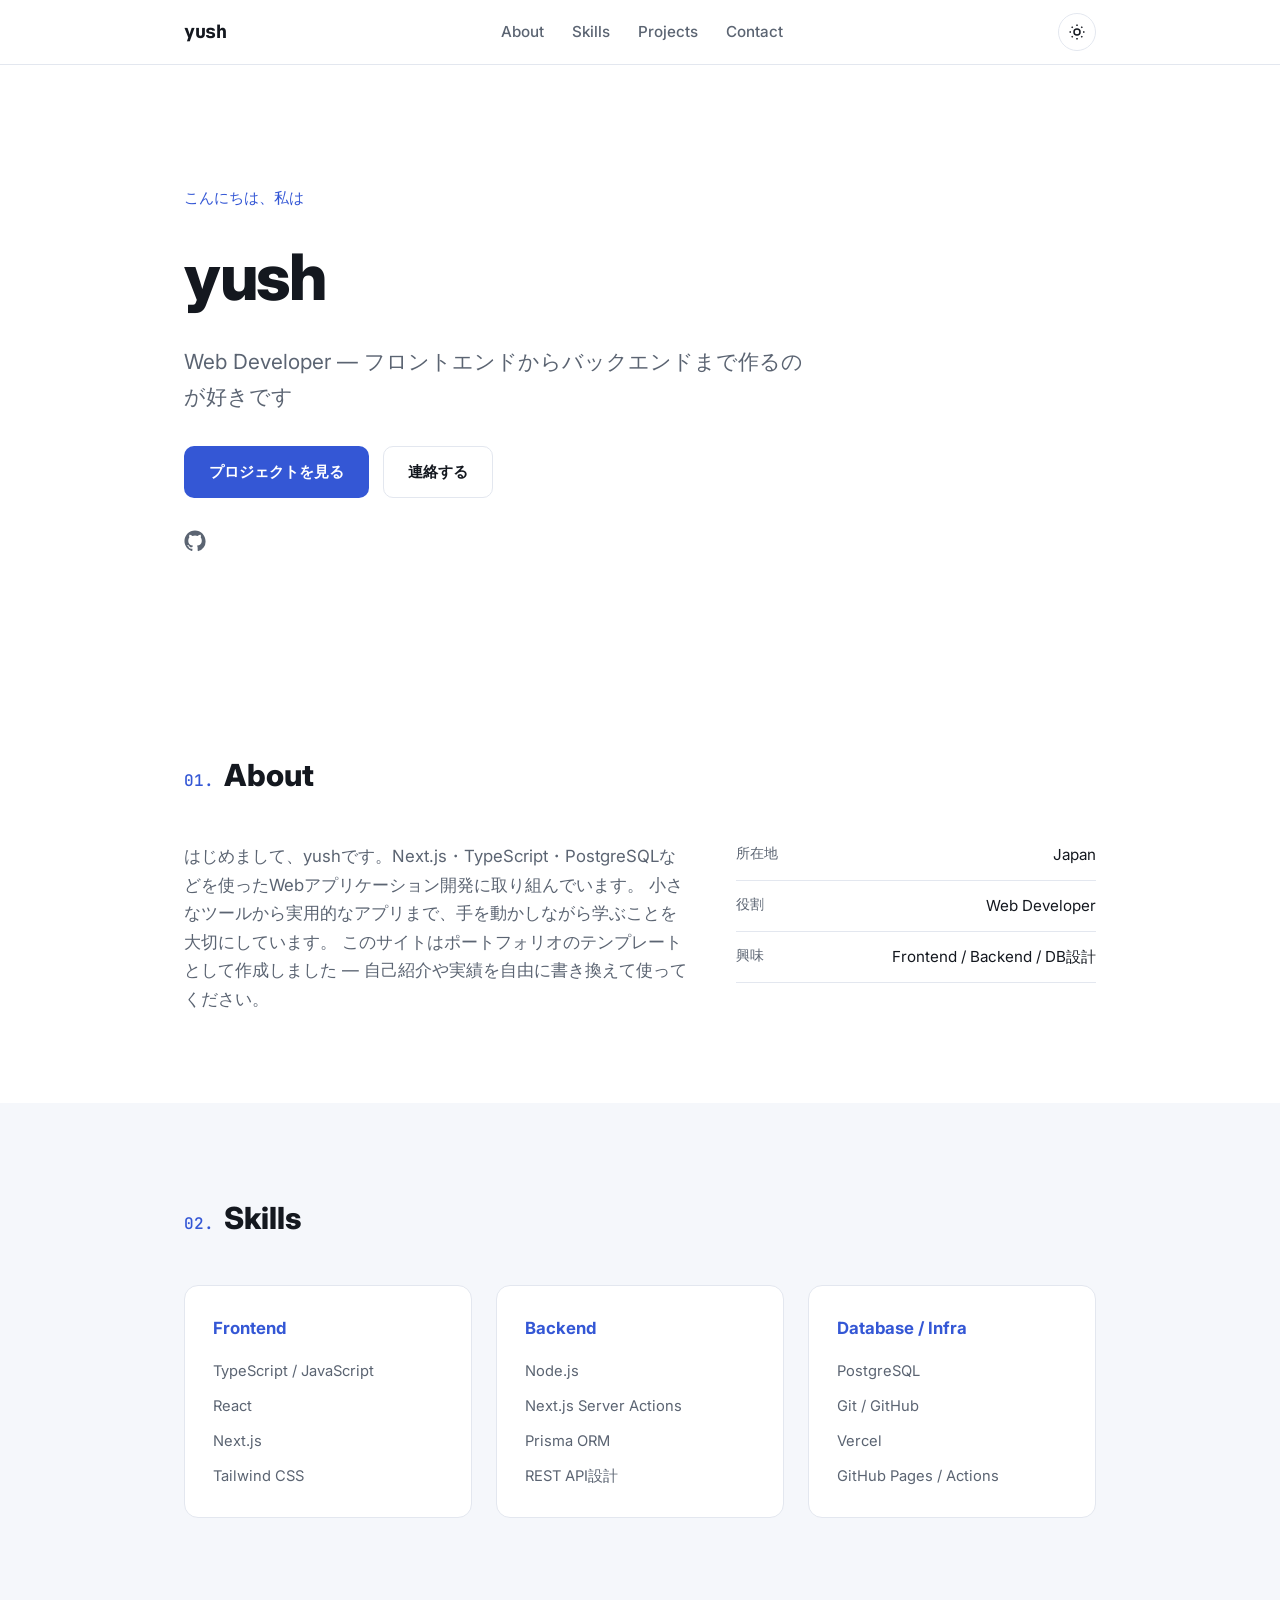
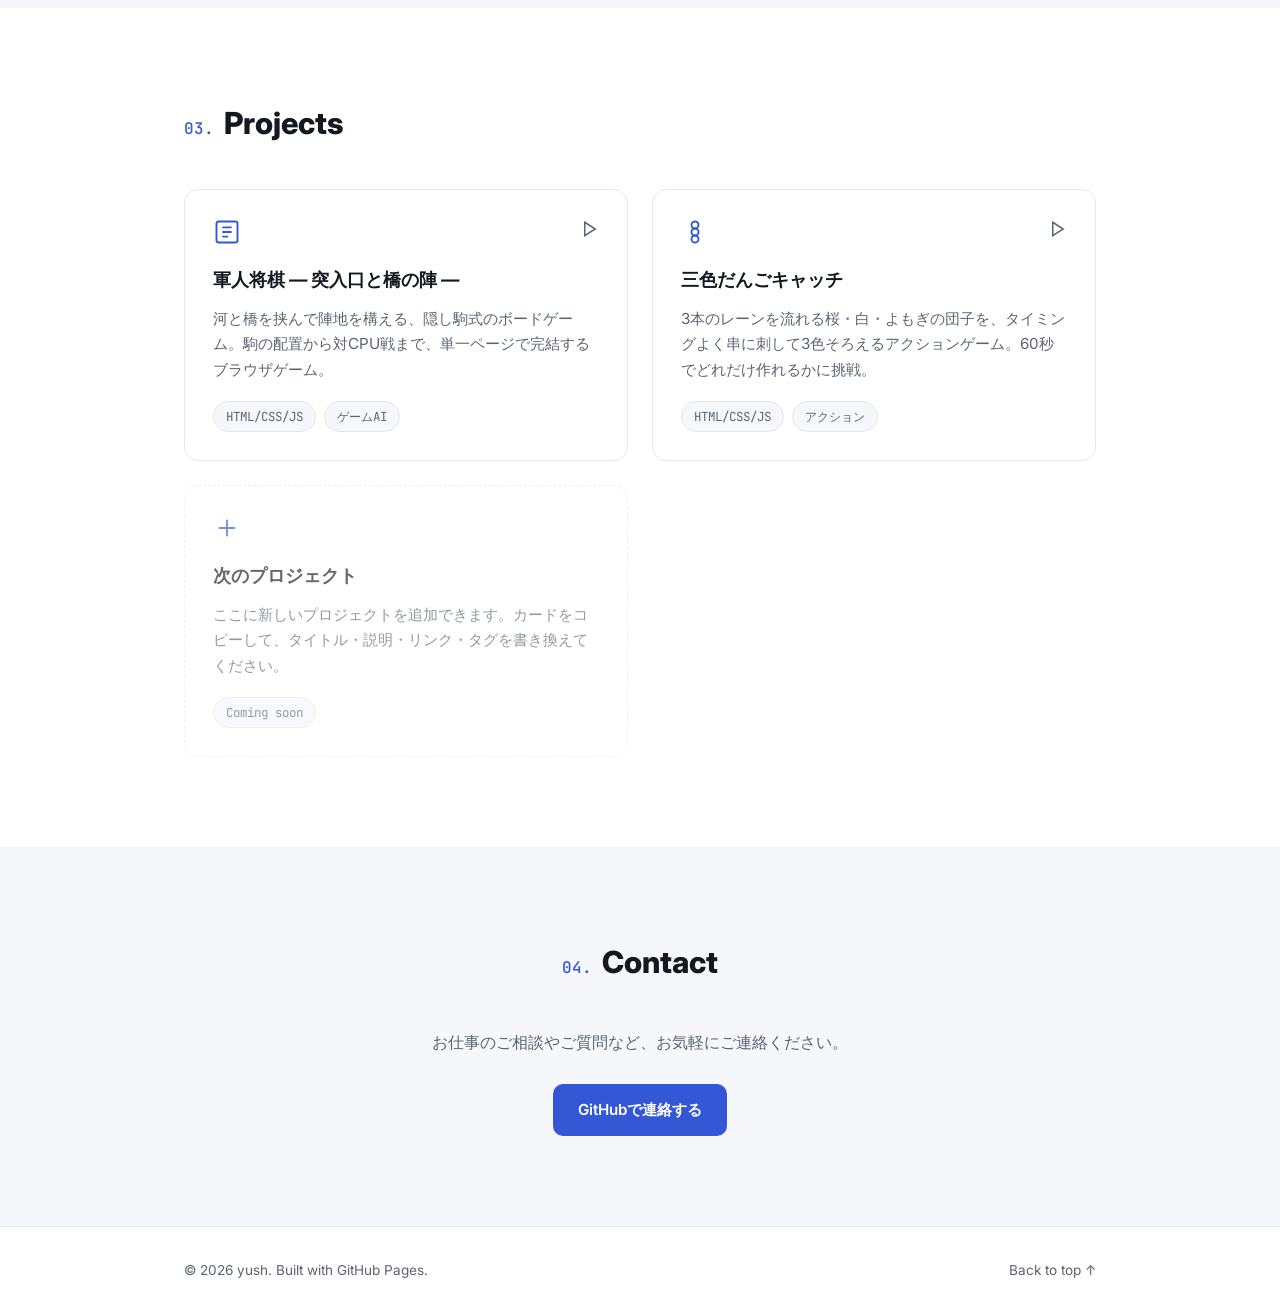
<file: index.html>
<!DOCTYPE html>
<html lang="ja">
<head>
<meta charset="UTF-8" />
<meta name="viewport" content="width=device-width, initial-scale=1.0" />
<title>yush | Portfolio</title>
<meta name="description" content="yushのポートフォリオサイト。プロジェクトやスキルを紹介しています。" />
<link rel="icon" href="data:image/svg+xml,<svg xmlns=%22http://www.w3.org/2000/svg%22 viewBox=%220 0 100 100%22><text y=%22.9em%22 font-size=%2290%22>🚀</text></svg>" />
<link rel="preconnect" href="https://fonts.googleapis.com" />
<link rel="preconnect" href="https://fonts.gstatic.com" crossorigin />
<link href="https://fonts.googleapis.com/css2?family=Inter:wght@400;500;600;700;800&family=JetBrains+Mono:wght@500&display=swap" rel="stylesheet" />
<link rel="stylesheet" href="style.css" />
</head>
<body>
<a class="skip-link" href="#main">メインコンテンツへスキップ</a>

<header class="site-header">
  <nav class="nav container">
    <a href="#top" class="brand">yush</a>
    <button class="nav-toggle" id="navToggle" aria-label="メニューを開く" aria-expanded="false" aria-controls="navMenu">
      <span></span><span></span><span></span>
    </button>
    <ul class="nav-menu" id="navMenu">
      <li><a href="#about">About</a></li>
      <li><a href="#skills">Skills</a></li>
      <li><a href="#projects">Projects</a></li>
      <li><a href="#contact">Contact</a></li>
    </ul>
    <button class="theme-toggle" id="themeToggle" aria-label="テーマ切り替え" title="ライト/ダーク切り替え">
      <svg class="icon-sun" viewBox="0 0 24 24" fill="none" stroke="currentColor" stroke-width="2"><circle cx="12" cy="12" r="4"/><path d="M12 2v2M12 20v2M4.9 4.9l1.4 1.4M17.7 17.7l1.4 1.4M2 12h2M20 12h2M4.9 19.1l1.4-1.4M17.7 6.3l1.4-1.4"/></svg>
      <svg class="icon-moon" viewBox="0 0 24 24" fill="none" stroke="currentColor" stroke-width="2"><path d="M21 12.79A9 9 0 1 1 11.21 3 7 7 0 0 0 21 12.79Z"/></svg>
    </button>
  </nav>
</header>

<main id="main">
  <section id="top" class="hero">
    <div class="container hero-inner">
      <p class="eyebrow">こんにちは、私は</p>
      <h1 class="hero-title">yush</h1>
      <p class="hero-tagline">Web Developer — フロントエンドからバックエンドまで作るのが好きです</p>
      <div class="hero-actions">
        <a href="#projects" class="btn btn-primary">プロジェクトを見る</a>
        <a href="#contact" class="btn btn-ghost">連絡する</a>
      </div>
      <div class="hero-links">
        <a href="https://github.com/yush921" target="_blank" rel="noopener noreferrer" aria-label="GitHub">
          <svg viewBox="0 0 24 24" width="22" height="22" fill="currentColor"><path d="M12 .5C5.73.5.5 5.73.5 12c0 5.08 3.29 9.39 7.86 10.91.57.1.78-.25.78-.55v-1.94c-3.2.7-3.88-1.54-3.88-1.54-.52-1.34-1.28-1.69-1.28-1.69-1.04-.72.08-.7.08-.7 1.15.08 1.76 1.19 1.76 1.19 1.03 1.75 2.7 1.25 3.36.96.1-.74.4-1.25.73-1.54-2.56-.29-5.25-1.28-5.25-5.7 0-1.26.45-2.29 1.19-3.09-.12-.29-.52-1.47.11-3.06 0 0 .97-.31 3.18 1.18a11.1 11.1 0 0 1 5.79 0c2.2-1.49 3.17-1.18 3.17-1.18.64 1.59.24 2.77.12 3.06.74.8 1.18 1.83 1.18 3.09 0 4.43-2.7 5.4-5.27 5.69.41.36.78 1.08.78 2.17v3.22c0 .3.2.66.79.55A10.52 10.52 0 0 0 23.5 12c0-6.27-5.23-11.5-11.5-11.5Z"/></svg>
        </a>
      </div>
    </div>
  </section>

  <section id="about" class="section">
    <div class="container">
      <h2 class="section-title"><span class="section-num">01.</span> About</h2>
      <div class="about-grid">
        <p class="about-text">
          はじめまして、yushです。Next.js・TypeScript・PostgreSQLなどを使ったWebアプリケーション開発に取り組んでいます。
          小さなツールから実用的なアプリまで、手を動かしながら学ぶことを大切にしています。
          このサイトはポートフォリオのテンプレートとして作成しました — 自己紹介や実績を自由に書き換えて使ってください。
        </p>
        <ul class="about-facts">
          <li><span>所在地</span>Japan</li>
          <li><span>役割</span>Web Developer</li>
          <li><span>興味</span>Frontend / Backend / DB設計</li>
        </ul>
      </div>
    </div>
  </section>

  <section id="skills" class="section section-alt">
    <div class="container">
      <h2 class="section-title"><span class="section-num">02.</span> Skills</h2>
      <div class="skills-grid">
        <div class="skill-card">
          <h3>Frontend</h3>
          <ul>
            <li>TypeScript / JavaScript</li>
            <li>React</li>
            <li>Next.js</li>
            <li>Tailwind CSS</li>
          </ul>
        </div>
        <div class="skill-card">
          <h3>Backend</h3>
          <ul>
            <li>Node.js</li>
            <li>Next.js Server Actions</li>
            <li>Prisma ORM</li>
            <li>REST API設計</li>
          </ul>
        </div>
        <div class="skill-card">
          <h3>Database / Infra</h3>
          <ul>
            <li>PostgreSQL</li>
            <li>Git / GitHub</li>
            <li>Vercel</li>
            <li>GitHub Pages / Actions</li>
          </ul>
        </div>
      </div>
    </div>
  </section>

  <section id="projects" class="section">
    <div class="container">
      <h2 class="section-title"><span class="section-num">03.</span> Projects</h2>
      <div class="projects-grid">
        <article class="project-card">
          <div class="project-card-head">
            <svg viewBox="0 0 24 24" width="28" height="28" fill="none" stroke="currentColor" stroke-width="1.6"><rect x="3" y="3" width="18" height="18" rx="2"/><path d="M8 8h8M8 12h8M8 16h5"/></svg>
            <div class="project-links">
              <a href="shogi/" aria-label="プレイする">
                <svg viewBox="0 0 24 24" width="18" height="18" fill="none" stroke="currentColor" stroke-width="2"><path d="M5 3l14 9-14 9V3z"/></svg>
              </a>
            </div>
          </div>
          <h3>軍人将棋 ― 突入口と橋の陣 ―</h3>
          <p>河と橋を挟んで陣地を構える、隠し駒式のボードゲーム。駒の配置から対CPU戦まで、単一ページで完結するブラウザゲーム。</p>
          <ul class="project-tags">
            <li>HTML/CSS/JS</li>
            <li>ゲームAI</li>
          </ul>
        </article>

        <article class="project-card">
          <div class="project-card-head">
            <svg viewBox="0 0 24 24" width="28" height="28" fill="none" stroke="currentColor" stroke-width="1.6"><circle cx="12" cy="6" r="3"/><circle cx="12" cy="12" r="3"/><circle cx="12" cy="18" r="3"/></svg>
            <div class="project-links">
              <a href="dango/" aria-label="プレイする">
                <svg viewBox="0 0 24 24" width="18" height="18" fill="none" stroke="currentColor" stroke-width="2"><path d="M5 3l14 9-14 9V3z"/></svg>
              </a>
            </div>
          </div>
          <h3>三色だんごキャッチ</h3>
          <p>3本のレーンを流れる桜・白・よもぎの団子を、タイミングよく串に刺して3色そろえるアクションゲーム。60秒でどれだけ作れるかに挑戦。</p>
          <ul class="project-tags">
            <li>HTML/CSS/JS</li>
            <li>アクション</li>
          </ul>
        </article>

        <article class="project-card project-card-placeholder">
          <div class="project-card-head">
            <svg viewBox="0 0 24 24" width="28" height="28" fill="none" stroke="currentColor" stroke-width="1.6"><path d="M12 5v14M5 12h14"/></svg>
          </div>
          <h3>次のプロジェクト</h3>
          <p>ここに新しいプロジェクトを追加できます。カードをコピーして、タイトル・説明・リンク・タグを書き換えてください。</p>
          <ul class="project-tags">
            <li>Coming soon</li>
          </ul>
        </article>
      </div>
    </div>
  </section>

  <section id="contact" class="section section-alt">
    <div class="container contact-inner">
      <h2 class="section-title"><span class="section-num">04.</span> Contact</h2>
      <p class="contact-text">お仕事のご相談やご質問など、お気軽にご連絡ください。</p>
      <a class="btn btn-primary" href="https://github.com/yush921" target="_blank" rel="noopener noreferrer">GitHubで連絡する</a>
    </div>
  </section>
</main>

<footer class="site-footer">
  <div class="container footer-inner">
    <p>&copy; <span id="year"></span> yush. Built with GitHub Pages.</p>
    <a href="#top" class="back-to-top">Back to top ↑</a>
  </div>
</footer>

<script src="script.js"></script>
</body>
</html>
</file>
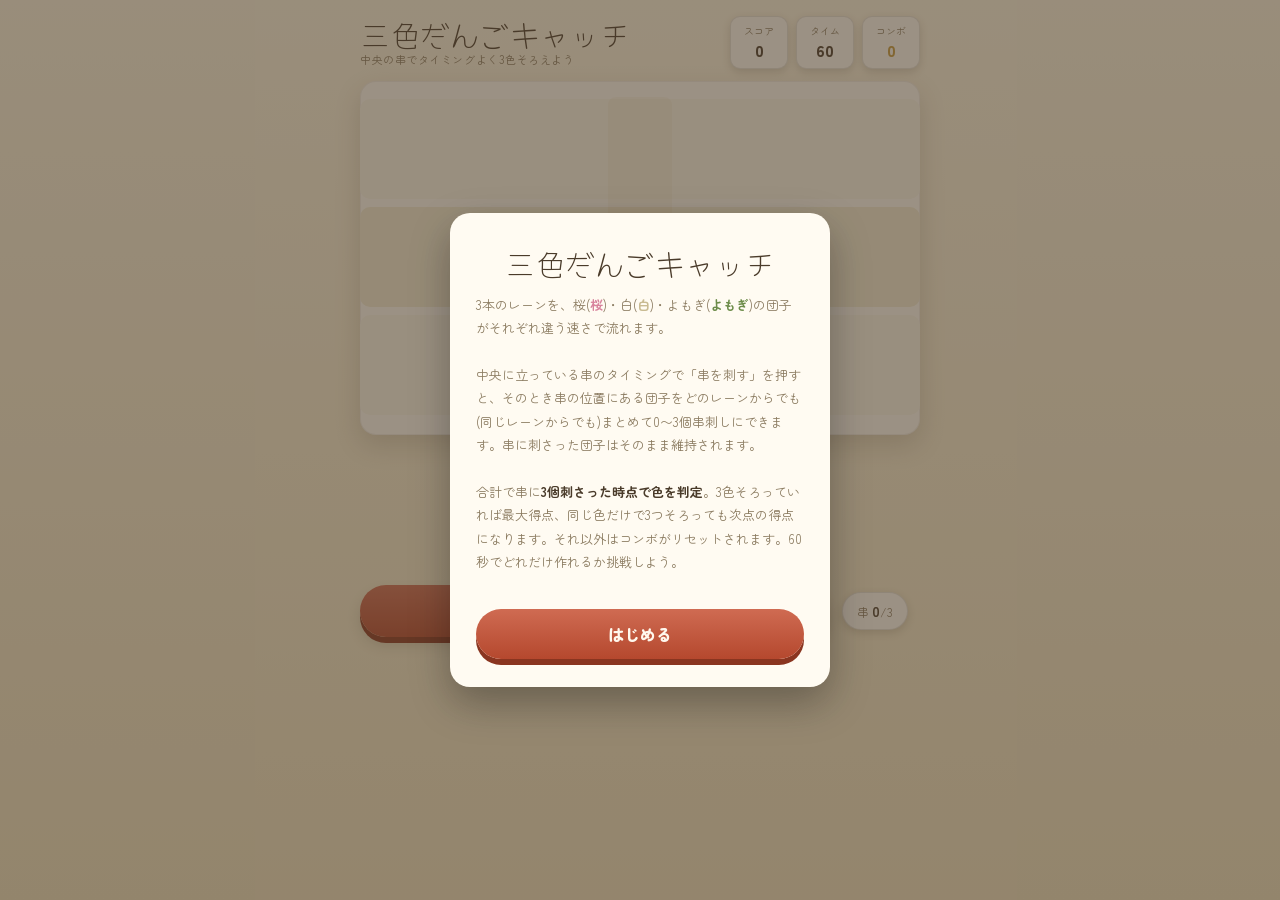
<file: dango/index.html>
<!DOCTYPE html>
<html lang="ja">
<head>
<meta charset="UTF-8">
<meta name="viewport" content="width=device-width, initial-scale=1.0, maximum-scale=1.0, user-scalable=no">
<title>三色だんごキャッチ</title>
<link rel="preconnect" href="https://fonts.googleapis.com">
<link rel="preconnect" href="https://fonts.gstatic.com" crossorigin>
<link href="https://fonts.googleapis.com/css2?family=Yomogi&family=Zen+Maru+Gothic:wght@500;700;900&display=swap" rel="stylesheet">
<style>
  :root{
    --bg-top: #fbf3de;
    --bg-bottom: #efe1be;
    --paper: #fffbf2;
    --ink: #4a3b2a;
    --ink-soft: #8a7a5f;
    --lane-a: #fbf6e7;
    --lane-b: #f4ecd3;
    --sakura: #f0a8be;
    --sakura-dark: #d8829c;
    --shiro: #fffdf7;
    --shiro-dark: #ddcfa8;
    --yomogi: #8fae68;
    --yomogi-dark: #6c8c49;
    --gold: #c89b3c;
    --gold-soft: rgba(200,155,60,.18);
    --fail: #a24b3c;
    --fail-soft: rgba(162,75,60,.16);
    --bamboo: #b79a5a;
    --bamboo-dark: #8a713c;
    --shadow: rgba(74,59,42,.2);
  }
  *{box-sizing:border-box;}
  html,body{margin:0;padding:0;}
  body{
    min-height:100vh;
    background: linear-gradient(180deg, var(--bg-top) 0%, var(--bg-bottom) 100%);
    font-family:'Zen Maru Gothic', sans-serif;
    color: var(--ink);
    display:flex; justify-content:center;
    padding: 16px 10px 40px;
    overflow-x:hidden;
  }
  .app{ width:100%; max-width: 560px; }

  .topbar{
    display:flex; align-items:center; justify-content:space-between;
    gap:10px;
    margin-bottom: 12px;
  }
  .brand{ display:flex; flex-direction:column; }
  .brand-title{
    font-family:'Yomogi', cursive;
    font-size: clamp(22px, 6vw, 30px);
    color: var(--ink);
    line-height:1.1;
  }
  .brand-sub{ font-size: 11px; color: var(--ink-soft); letter-spacing:.05em; }

  .stats{ display:flex; gap:8px; }
  .stat{
    background: var(--paper);
    border: 1px solid rgba(74,59,42,.14);
    border-radius: 10px;
    padding: 6px 10px;
    text-align:center;
    min-width: 58px;
    box-shadow: 0 3px 8px var(--shadow);
  }
  .stat .label{ font-size:10px; color: var(--ink-soft); }
  .stat .value{ font-size:16px; font-weight:900; font-variant-numeric: tabular-nums; }
  .stat.combo .value{ color: var(--gold); }
  .stat.time.warn .value{ color: var(--fail); }

  .stage{
    position:relative;
    background: var(--paper);
    border-radius: 16px;
    padding: 14px 0 16px;
    margin-bottom: 150px;
    box-shadow: 0 10px 26px var(--shadow), inset 0 0 0 1px rgba(74,59,42,.08);
    overflow: visible;
  }

  .lanes{ position:relative; display:flex; flex-direction:column; gap:8px; padding: 4px 0; }
  .lane{ position:relative; display:flex; align-items:center; height: 100px; }
  .lane:nth-child(odd) .lane-track{ background: var(--lane-a); }
  .lane:nth-child(even) .lane-track{ background: var(--lane-b); }
  .lane-track{
    position:relative;
    width:100%; height:100%;
    border-radius: 10px;
    overflow:hidden;
  }

  .dango{
    position:absolute;
    top:50%;
    width: 92px; height:92px;
    margin-left:-46px; margin-top:-46px;
    background-repeat: no-repeat;
    background-size: 100% 100%;
    filter: drop-shadow(0 4px 5px rgba(74,59,42,.32));
    transition: transform .18s ease, opacity .18s ease;
    will-change: left;
  }
  .dango.sakura{ background-image: url("data:image/svg+xml,%3Csvg%20xmlns%3D%27http%3A//www.w3.org/2000/svg%27%20viewBox%3D%270%200%20100%20100%27%3E%3Cdefs%3E%3CradialGradient%20id%3D%27g%27%20cx%3D%2736%25%27%20cy%3D%2730%25%27%20r%3D%2775%25%27%3E%3Cstop%20offset%3D%270%25%27%20stop-color%3D%27%23ffd9e5%27/%3E%3Cstop%20offset%3D%2748%25%27%20stop-color%3D%27%23f0a8be%27/%3E%3Cstop%20offset%3D%27100%25%27%20stop-color%3D%27%23d8829c%27/%3E%3C/radialGradient%3E%3CradialGradient%20id%3D%27h%27%20cx%3D%2732%25%27%20cy%3D%2724%25%27%20r%3D%2728%25%27%3E%3Cstop%20offset%3D%270%25%27%20stop-color%3D%27%23ffffff%27%20stop-opacity%3D%270.95%27/%3E%3Cstop%20offset%3D%27100%25%27%20stop-color%3D%27%23ffffff%27%20stop-opacity%3D%270%27/%3E%3C/radialGradient%3E%3CradialGradient%20id%3D%27s%27%20cx%3D%2768%25%27%20cy%3D%2780%25%27%20r%3D%2742%25%27%3E%3Cstop%20offset%3D%270%25%27%20stop-color%3D%27%23000000%27%20stop-opacity%3D%270.25%27/%3E%3Cstop%20offset%3D%27100%25%27%20stop-color%3D%27%23000000%27%20stop-opacity%3D%270%27/%3E%3C/radialGradient%3E%3CradialGradient%20id%3D%27r%27%20cx%3D%2750%25%27%20cy%3D%2792%25%27%20r%3D%2745%25%27%3E%3Cstop%20offset%3D%270%25%27%20stop-color%3D%27%23000000%27%20stop-opacity%3D%270.18%27/%3E%3Cstop%20offset%3D%27100%25%27%20stop-color%3D%27%23000000%27%20stop-opacity%3D%270%27/%3E%3C/radialGradient%3E%3C/defs%3E%3Cellipse%20cx%3D%2750%27%20cy%3D%2790%27%20rx%3D%2730%27%20ry%3D%276%27%20fill%3D%27url%28%23r%29%27/%3E%3Ccircle%20cx%3D%2750%27%20cy%3D%2748%27%20r%3D%2746%27%20fill%3D%27url%28%23g%29%27/%3E%3Ccircle%20cx%3D%2750%27%20cy%3D%2748%27%20r%3D%2746%27%20fill%3D%27url%28%23s%29%27/%3E%3Cellipse%20cx%3D%2735%27%20cy%3D%2726%27%20rx%3D%2717%27%20ry%3D%2712%27%20fill%3D%27url%28%23h%29%27/%3E%3Ccircle%20cx%3D%2750%27%20cy%3D%2748%27%20r%3D%2746%27%20fill%3D%27none%27%20stroke%3D%27%23d8829c%27%20stroke-opacity%3D%270.4%27%20stroke-width%3D%271.2%27/%3E%3C/svg%3E"); }
  .dango.shiro{ background-image: url("data:image/svg+xml,%3Csvg%20xmlns%3D%27http%3A//www.w3.org/2000/svg%27%20viewBox%3D%270%200%20100%20100%27%3E%3Cdefs%3E%3CradialGradient%20id%3D%27g%27%20cx%3D%2736%25%27%20cy%3D%2730%25%27%20r%3D%2775%25%27%3E%3Cstop%20offset%3D%270%25%27%20stop-color%3D%27%23ffffff%27/%3E%3Cstop%20offset%3D%2748%25%27%20stop-color%3D%27%23fdf8ea%27/%3E%3Cstop%20offset%3D%27100%25%27%20stop-color%3D%27%23ddcfa8%27/%3E%3C/radialGradient%3E%3CradialGradient%20id%3D%27h%27%20cx%3D%2732%25%27%20cy%3D%2724%25%27%20r%3D%2728%25%27%3E%3Cstop%20offset%3D%270%25%27%20stop-color%3D%27%23ffffff%27%20stop-opacity%3D%270.95%27/%3E%3Cstop%20offset%3D%27100%25%27%20stop-color%3D%27%23ffffff%27%20stop-opacity%3D%270%27/%3E%3C/radialGradient%3E%3CradialGradient%20id%3D%27s%27%20cx%3D%2768%25%27%20cy%3D%2780%25%27%20r%3D%2742%25%27%3E%3Cstop%20offset%3D%270%25%27%20stop-color%3D%27%23000000%27%20stop-opacity%3D%270.25%27/%3E%3Cstop%20offset%3D%27100%25%27%20stop-color%3D%27%23000000%27%20stop-opacity%3D%270%27/%3E%3C/radialGradient%3E%3CradialGradient%20id%3D%27r%27%20cx%3D%2750%25%27%20cy%3D%2792%25%27%20r%3D%2745%25%27%3E%3Cstop%20offset%3D%270%25%27%20stop-color%3D%27%23000000%27%20stop-opacity%3D%270.18%27/%3E%3Cstop%20offset%3D%27100%25%27%20stop-color%3D%27%23000000%27%20stop-opacity%3D%270%27/%3E%3C/radialGradient%3E%3C/defs%3E%3Cellipse%20cx%3D%2750%27%20cy%3D%2790%27%20rx%3D%2730%27%20ry%3D%276%27%20fill%3D%27url%28%23r%29%27/%3E%3Ccircle%20cx%3D%2750%27%20cy%3D%2748%27%20r%3D%2746%27%20fill%3D%27url%28%23g%29%27/%3E%3Ccircle%20cx%3D%2750%27%20cy%3D%2748%27%20r%3D%2746%27%20fill%3D%27url%28%23s%29%27/%3E%3Cellipse%20cx%3D%2735%27%20cy%3D%2726%27%20rx%3D%2717%27%20ry%3D%2712%27%20fill%3D%27url%28%23h%29%27/%3E%3Ccircle%20cx%3D%2750%27%20cy%3D%2748%27%20r%3D%2746%27%20fill%3D%27none%27%20stroke%3D%27%23ddcfa8%27%20stroke-opacity%3D%270.4%27%20stroke-width%3D%271.2%27/%3E%3C/svg%3E"); }
  .dango.yomogi{ background-image: url("data:image/svg+xml,%3Csvg%20xmlns%3D%27http%3A//www.w3.org/2000/svg%27%20viewBox%3D%270%200%20100%20100%27%3E%3Cdefs%3E%3CradialGradient%20id%3D%27g%27%20cx%3D%2736%25%27%20cy%3D%2730%25%27%20r%3D%2775%25%27%3E%3Cstop%20offset%3D%270%25%27%20stop-color%3D%27%23c9e0a8%27/%3E%3Cstop%20offset%3D%2748%25%27%20stop-color%3D%27%238fae68%27/%3E%3Cstop%20offset%3D%27100%25%27%20stop-color%3D%27%236c8c49%27/%3E%3C/radialGradient%3E%3CradialGradient%20id%3D%27h%27%20cx%3D%2732%25%27%20cy%3D%2724%25%27%20r%3D%2728%25%27%3E%3Cstop%20offset%3D%270%25%27%20stop-color%3D%27%23ffffff%27%20stop-opacity%3D%270.95%27/%3E%3Cstop%20offset%3D%27100%25%27%20stop-color%3D%27%23ffffff%27%20stop-opacity%3D%270%27/%3E%3C/radialGradient%3E%3CradialGradient%20id%3D%27s%27%20cx%3D%2768%25%27%20cy%3D%2780%25%27%20r%3D%2742%25%27%3E%3Cstop%20offset%3D%270%25%27%20stop-color%3D%27%23000000%27%20stop-opacity%3D%270.25%27/%3E%3Cstop%20offset%3D%27100%25%27%20stop-color%3D%27%23000000%27%20stop-opacity%3D%270%27/%3E%3C/radialGradient%3E%3CradialGradient%20id%3D%27r%27%20cx%3D%2750%25%27%20cy%3D%2792%25%27%20r%3D%2745%25%27%3E%3Cstop%20offset%3D%270%25%27%20stop-color%3D%27%23000000%27%20stop-opacity%3D%270.18%27/%3E%3Cstop%20offset%3D%27100%25%27%20stop-color%3D%27%23000000%27%20stop-opacity%3D%270%27/%3E%3C/radialGradient%3E%3C/defs%3E%3Cellipse%20cx%3D%2750%27%20cy%3D%2790%27%20rx%3D%2730%27%20ry%3D%276%27%20fill%3D%27url%28%23r%29%27/%3E%3Ccircle%20cx%3D%2750%27%20cy%3D%2748%27%20r%3D%2746%27%20fill%3D%27url%28%23g%29%27/%3E%3Ccircle%20cx%3D%2750%27%20cy%3D%2748%27%20r%3D%2746%27%20fill%3D%27url%28%23s%29%27/%3E%3Cellipse%20cx%3D%2735%27%20cy%3D%2726%27%20rx%3D%2717%27%20ry%3D%2712%27%20fill%3D%27url%28%23h%29%27/%3E%3Ccircle%20cx%3D%2750%27%20cy%3D%2748%27%20r%3D%2746%27%20fill%3D%27none%27%20stroke%3D%27%236c8c49%27%20stroke-opacity%3D%270.4%27%20stroke-width%3D%271.2%27/%3E%3C/svg%3E"); }

  .dango.skewered{
    z-index: 5;
    filter: drop-shadow(0 3px 4px rgba(74,59,42,.35));
  }
  .dango.skewered::before{
    content:'';
    position:absolute; left:50%; top:8%; bottom:8%;
    width:5px; margin-left:-2.5px;
    background: rgba(74,59,42,.3);
    border-radius: 2px;
  }

  .dango.judge-success{ transform: scale(1.5) translateY(-30px); opacity:0; filter: drop-shadow(0 0 14px var(--gold)); }
  .dango.judge-fail{ transform: scale(.55) translateY(26px) rotate(30deg); opacity:0; }

  .skewer{
    position:absolute; left:50%; top:324px; bottom:-184px;
    width: 7px; margin-left:-3.5px;
    background:
      repeating-linear-gradient(180deg, rgba(74,59,42,.16) 0px, rgba(74,59,42,.16) 2px, transparent 2px, transparent 24px),
      linear-gradient(90deg, var(--bamboo-dark) 0%, var(--bamboo) 35%, #e0c485 50%, var(--bamboo) 65%, var(--bamboo-dark) 100%);
    border-radius: 3px;
    z-index:4;
    box-shadow: 1px 0 2px rgba(74,59,42,.35);
    pointer-events:none;
  }
  .skewer::before{
    content:'';
    position:absolute; left:50%; top:-8px;
    width:0; height:0;
    margin-left:-4px;
    border-left:4px solid transparent;
    border-right:4px solid transparent;
    border-bottom:8px solid var(--bamboo-dark);
  }
  .skewer.poked{ animation: thrustPoke .5s cubic-bezier(.22,.75,.25,1); }
  @keyframes thrustPoke{
    0%{ transform: translateY(0); filter: brightness(1); }
    40%{ transform: translateY(-320px); filter: brightness(1.3); }
    68%{ transform: translateY(-320px); filter: brightness(1.15); }
    100%{ transform: translateY(0); filter: brightness(1); }
  }

  .skewer-stack{
    position:absolute; left:50%; bottom:-92px;
    width: 92px; margin-left:-46px;
    z-index:6;
    pointer-events:none;
  }
  .skewer-stack .dango.skewered{
    position:absolute;
    left:0; margin-left:0;
    top:auto;
  }

  .catch-zone-hint{
    position:absolute; top:2px; bottom:2px; left:50%;
    width: 64px; margin-left:-32px;
    border-radius: 8px;
    background: rgba(200,155,60,.07);
    z-index:1;
    pointer-events:none;
  }

  .toast{
    position:absolute; left:50%; top:8px;
    transform: translateX(-50%);
    font-family:'Yomogi', cursive;
    font-size: 15px;
    padding: 5px 14px;
    border-radius: 999px;
    background: var(--paper);
    box-shadow: 0 4px 10px var(--shadow);
    opacity:0;
    pointer-events:none;
    z-index: 10;
    transition: opacity .25s ease, transform .25s ease;
  }
  .toast.show{ opacity:1; transform: translateX(-50%) translateY(4px); }
  .toast.success{ color: var(--gold); }
  .toast.fail{ color: var(--fail); }
  .toast.partial{ color: var(--ink); }

  .skewer-count{
    font-size: 12px;
    color: var(--ink-soft);
    background: var(--paper);
    border: 1px solid rgba(74,59,42,.14);
    border-radius: 999px;
    padding: 8px 14px;
    box-shadow: 0 3px 8px var(--shadow);
    white-space:nowrap;
  }
  .skewer-count b{ color: var(--ink); font-size:14px; }

  .footer{
    margin-top: 26px;
    display:flex; align-items:center; gap:12px;
    flex-wrap:wrap;
  }
  .catch-btn{
    flex: 1 1 auto;
    font-family:'Zen Maru Gothic', sans-serif;
    font-weight:900;
    font-size: 16px;
    padding: 14px 18px;
    border-radius: 999px;
    border: none;
    background: linear-gradient(180deg, #cf6b52 0%, #b5482e 100%);
    color: #fff8ee;
    box-shadow: 0 6px 0 #8a3520, 0 8px 14px var(--shadow);
    cursor:pointer;
    user-select:none;
    transition: transform .06s ease, box-shadow .06s ease;
  }
  .catch-btn:active{ transform: translateY(4px); box-shadow: 0 2px 0 #8a3520, 0 4px 8px var(--shadow); }

  .tray{
    display:flex; gap:6px; flex-wrap:wrap;
    align-items:center;
    max-width: 100%;
  }
  .tray-icon{
    width: 30px; height:30px;
    display:flex; align-items:center; justify-content:center;
    font-size:16px;
    background: var(--paper);
    border-radius:50%;
    box-shadow: 0 2px 5px var(--shadow);
    animation: trayIn .35s ease both;
  }
  @keyframes trayIn{
    0%{ transform: scale(0) rotate(-40deg); opacity:0; }
    100%{ transform: scale(1) rotate(0); opacity:1; }
  }

  .overlay{
    position:fixed; inset:0;
    background: rgba(74,59,42,.55);
    display:flex; align-items:center; justify-content:center;
    z-index: 100;
    padding: 20px;
  }
  .overlay-card{
    background: var(--paper);
    border-radius: 20px;
    padding: 28px 26px;
    max-width: 380px;
    width:100%;
    text-align:center;
    box-shadow: 0 16px 40px rgba(0,0,0,.3);
  }
  .overlay-title{
    font-family:'Yomogi', cursive;
    font-size: 30px;
    margin: 0 0 8px;
  }
  .overlay-desc{
    font-size: 13px;
    color: var(--ink-soft);
    line-height:1.8;
    margin-bottom: 18px;
    text-align:left;
  }
  .overlay-desc b{ color: var(--ink); }
  .result-row{
    display:flex; justify-content:space-between;
    font-size:14px; padding: 7px 4px;
    border-bottom: 1px dashed rgba(74,59,42,.2);
  }
  .result-row .v{ font-weight:900; font-size:17px; }
  .big-btn{
    margin-top: 18px;
    width:100%;
    font-family:'Zen Maru Gothic', sans-serif;
    font-weight:900;
    font-size: 16px;
    padding: 13px 18px;
    border-radius: 999px;
    border: none;
    background: linear-gradient(180deg, #cf6b52 0%, #b5482e 100%);
    color: #fff8ee;
    box-shadow: 0 6px 0 #8a3520;
    cursor:pointer;
  }
  .big-btn:active{ transform: translateY(3px); box-shadow: 0 2px 0 #8a3520; }

  .mini-dango-icon{ display:inline-flex; gap:2px; }
  .mini-dango-icon span{
    width:10px; height:10px; border-radius:50%; display:inline-block;
  }
</style>
</head>
<body>
<div class="app">

  <div class="topbar">
    <div class="brand">
      <div class="brand-title">三色だんごキャッチ</div>
      <div class="brand-sub">中央の串でタイミングよく3色そろえよう</div>
    </div>
    <div class="stats">
      <div class="stat"><div class="label">スコア</div><div class="value" id="scoreVal">0</div></div>
      <div class="stat time"><div class="label">タイム</div><div class="value" id="timeVal">60</div></div>
      <div class="stat combo"><div class="label">コンボ</div><div class="value" id="comboVal">0</div></div>
    </div>
  </div>

  <div class="stage">
    <div class="toast" id="toast"></div>
    <div class="lanes" id="lanes">
      <div class="lane">
        <div class="lane-track" id="track0"></div>
      </div>
      <div class="lane">
        <div class="lane-track" id="track1"></div>
      </div>
      <div class="lane">
        <div class="lane-track" id="track2"></div>
      </div>
      <div class="catch-zone-hint"></div>
      <div class="skewer" id="skewer"></div>
      <div class="skewer-stack" id="skewerStack"></div>
    </div>
  </div>

  <div class="footer">
    <button class="catch-btn" id="catchBtn">串を刺す(スペースキー / タップ)</button>
    <div class="skewer-count">串 <b id="skewerCountVal">0</b>/3</div>
    <div class="tray" id="tray"></div>
  </div>
</div>

<div class="overlay" id="startOverlay">
  <div class="overlay-card">
    <div class="overlay-title">三色だんごキャッチ</div>
    <div class="overlay-desc">
      3本のレーンを、桜(<span style="color:#d8829c;font-weight:700;">桜</span>)・白(<span style="color:#c9bb92;font-weight:700;">白</span>)・よもぎ(<span style="color:#6c8c49;font-weight:700;">よもぎ</span>)の団子がそれぞれ違う速さで流れます。<br><br>
      中央に立っている串のタイミングで「串を刺す」を押すと、そのとき串の位置にある団子をどのレーンからでも(同じレーンからでも)まとめて0〜3個串刺しにできます。串に刺さった団子はそのまま維持されます。<br><br>
      合計で串に<b>3個刺さった時点で色を判定</b>。3色そろっていれば最大得点、同じ色だけで3つそろっても次点の得点になります。それ以外はコンボがリセットされます。60秒でどれだけ作れるか挑戦しよう。
    </div>
    <button class="big-btn" id="startBtn">はじめる</button>
  </div>
</div>

<div class="overlay" id="endOverlay" style="display:none;">
  <div class="overlay-card">
    <div class="overlay-title" id="endTitle">タイムアップ!</div>
    <div class="result-row"><span>完成した3色だんご</span><span class="v" id="resultDango">0 本</span></div>
    <div class="result-row"><span>最大コンボ</span><span class="v" id="resultCombo">0</span></div>
    <div class="result-row"><span>最終スコア</span><span class="v" id="resultScore">0</span></div>
    <button class="big-btn" id="retryBtn">もう一度あそぶ</button>
  </div>
</div>

<script>
(function(){
  "use strict";

  const SIM_WIDTH = 1000;
  const SKEWER_SIM = 500;
  const CATCH_TOLERANCE = 60;
  const GAME_TIME = 60;
  const COOLDOWN_MS = 250;

  const LANE_SPEED_RANGE = [220, 560];
  const COLORS = ['sakura','shiro','yomogi'];

  let laneSpeeds = [400, 400, 400];
  let state = null;

  const trackEls = [document.getElementById('track0'), document.getElementById('track1'), document.getElementById('track2')];
  const skewerEl = document.getElementById('skewer');
  const skewerStackEl = document.getElementById('skewerStack');
  const toastEl = document.getElementById('toast');
  const scoreValEl = document.getElementById('scoreVal');
  const timeValEl = document.getElementById('timeVal');
  const timeStatEl = document.querySelector('.stat.time');
  const comboValEl = document.getElementById('comboVal');
  const trayEl = document.getElementById('tray');
  const skewerCountEl = document.getElementById('skewerCountVal');
  const catchBtn = document.getElementById('catchBtn');
  const startOverlay = document.getElementById('startOverlay');
  const endOverlay = document.getElementById('endOverlay');
  const startBtn = document.getElementById('startBtn');
  const retryBtn = document.getElementById('retryBtn');

  function resetState(){
    laneSpeeds = [0,1,2].map(()=> LANE_SPEED_RANGE[0] + Math.random()*(LANE_SPEED_RANGE[1]-LANE_SPEED_RANGE[0]));
    state = {
      phase: 'idle', // idle | playing | over
      score: 0,
      combo: 0,
      maxCombo: 0,
      completed: 0,
      timeLeft: GAME_TIME,
      lastFrame: null,
      lastAttempt: -9999,
      dango: [[],[],[]],
      nextSpawn: [0,0,0],
      skewered: [],
    };
    trackEls.forEach(t=> t.innerHTML = '');
    skewerStackEl.innerHTML = '';
    trayEl.innerHTML = '';
    scoreValEl.textContent = '0';
    timeValEl.textContent = String(GAME_TIME);
    comboValEl.textContent = '0';
    timeStatEl.classList.remove('warn');
    skewerCountEl.textContent = '0';
  }

  function startGame(){
    resetState();
    state.phase = 'playing';
    startOverlay.style.display = 'none';
    endOverlay.style.display = 'none';
    for(let i=0;i<3;i++) state.nextSpawn[i] = performance.now() + 300 + Math.random()*700;
    state.lastFrame = performance.now();
    requestAnimationFrame(loop);
  }

  function endGame(){
    state.phase = 'over';
    document.getElementById('resultDango').textContent = state.completed + ' 本';
    document.getElementById('resultCombo').textContent = state.maxCombo;
    document.getElementById('resultScore').textContent = state.score;
    document.getElementById('endTitle').textContent = state.completed>=8 ? '大成功!お見事!' : 'タイムアップ!';
    endOverlay.style.display = 'flex';
  }

  function spawnDango(laneIdx){
    const color = COLORS[Math.floor(Math.random()*3)];
    const el = document.createElement('div');
    el.className = 'dango ' + color;
    trackEls[laneIdx].appendChild(el);
    const d = { el, simX: SIM_WIDTH + 60, color, lane: laneIdx };
    state.dango[laneIdx].push(d);
    positionDango(d);
  }

  function positionDango(d){
    d.el.style.left = (d.simX / SIM_WIDTH * 100) + '%';
  }

  function removeDango(d, cls){
    if(cls){
      d.el.classList.add(cls);
      setTimeout(()=>{ if(d.el.parentNode) d.el.parentNode.removeChild(d.el); }, 220);
    } else {
      if(d.el.parentNode) d.el.parentNode.removeChild(d.el);
    }
  }

  function showToast(text, cls){
    toastEl.textContent = text;
    toastEl.className = 'toast show ' + cls;
    clearTimeout(showToast._t);
    showToast._t = setTimeout(()=>{ toastEl.classList.remove('show'); }, 700);
  }

  function addTrayIcon(){
    const icon = document.createElement('div');
    icon.className = 'tray-icon';
    icon.textContent = '🍡';
    trayEl.appendChild(icon);
  }

  function attemptCatch(){
    if(!state || state.phase!=='playing') return;
    const now = performance.now();
    if(now - state.lastAttempt < COOLDOWN_MS) return;
    state.lastAttempt = now;

    // gentle pulse on the always-visible skewer for tactile feedback
    skewerEl.classList.remove('poked');
    void skewerEl.offsetWidth;
    skewerEl.classList.add('poked');

    let addedCount = 0;
    for(let lane=0; lane<3 && state.skewered.length<3; lane++){
      let best = null, bestDist = Infinity;
      for(const d of state.dango[lane]){
        const dist = Math.abs(d.simX - SKEWER_SIM);
        if(dist <= CATCH_TOLERANCE && dist < bestDist){ best = d; bestDist = dist; }
      }
      if(!best) continue;

      const idx = state.dango[lane].indexOf(best);
      state.dango[lane].splice(idx,1);

      // pull the dango out of its lane and thread it onto the skewer stack
      const stackIndex = state.skewered.length;
      best.el.style.left = '0';
      best.el.style.marginLeft = '0';
      best.el.style.top = 'auto';
      best.el.style.marginTop = '0';
      best.el.style.bottom = (stackIndex * 58) + 'px';
      best.el.classList.add('skewered');
      skewerStackEl.appendChild(best.el);

      state.skewered.push({ lane, d: best });
      addedCount++;
    }

    const skeweredCount = state.skewered.length;
    skewerCountEl.textContent = String(skeweredCount);

    if(addedCount===0) return;
    if(skeweredCount < 3){
      showToast(skeweredCount + '個 串刺し!', 'partial');
      return;
    }

    // 3 dango are threaded on the skewer: hold the full stack visible for a beat before judging
    setTimeout(judgeSkewer, 500);
  }

  function judgeSkewer(){
    if(!state || state.phase!=='playing') return;
    const colors = state.skewered.map(s=>s.d.color);
    const uniqueColors = new Set(colors).size;
    const perfect = uniqueColors === 3;
    const monoColor = uniqueColors === 1;

    if(perfect || monoColor){
      state.combo++;
      state.maxCombo = Math.max(state.maxCombo, state.combo);
      const base = perfect ? 100 : 55;
      const gained = Math.round(base * (1 + (state.combo-1)*0.3));
      state.score += gained;
      state.completed++;
      scoreValEl.textContent = state.score;
      comboValEl.textContent = state.combo;
      addTrayIcon();
      showToast(perfect ? '３色そろった! +' + gained : '同じ色でそろえた! +' + gained, 'success');
    } else {
      state.combo = 0;
      comboValEl.textContent = '0';
      showToast('そろわなかった…', 'fail');
    }

    const success = perfect || monoColor;
    state.skewered.forEach(s=>{
      removeDango(s.d, success ? 'judge-success' : 'judge-fail');
    });
    state.skewered = [];
    skewerCountEl.textContent = '0';
  }

  function loop(now){
    if(!state || state.phase!=='playing') return;
    const dt = Math.min((now - state.lastFrame) / 1000, 0.05);
    state.lastFrame = now;

    state.timeLeft -= dt;
    if(state.timeLeft <= 0){
      state.timeLeft = 0;
      timeValEl.textContent = '0';
      endGame();
      return;
    }
    const displayTime = Math.ceil(state.timeLeft);
    timeValEl.textContent = String(displayTime);
    timeStatEl.classList.toggle('warn', state.timeLeft <= 10);

    const elapsed = GAME_TIME - state.timeLeft;
    const ramp = 1 + (elapsed / GAME_TIME) * 0.5;

    for(let lane=0; lane<3; lane++){
      if(now >= state.nextSpawn[lane]){
        spawnDango(lane);
        state.nextSpawn[lane] = now + 900 + Math.random()*700;
      }
      const speed = laneSpeeds[lane] * ramp;
      const arr = state.dango[lane];
      for(let i=arr.length-1; i>=0; i--){
        const d = arr[i];
        d.simX -= speed * dt;
        if(d.simX < -60){
          arr.splice(i,1);
          removeDango(d, null);
        } else {
          positionDango(d);
        }
      }
    }

    requestAnimationFrame(loop);
  }

  startBtn.addEventListener('click', startGame);
  retryBtn.addEventListener('click', startGame);
  catchBtn.addEventListener('click', attemptCatch);
  document.getElementById('lanes').addEventListener('click', (e)=>{
    if(e.target.closest('.catch-btn')) return;
    attemptCatch();
  });
  window.addEventListener('keydown', (e)=>{
    if(e.code === 'Space'){
      e.preventDefault();
      attemptCatch();
    }
  });

  resetState();
})();
</script>
</body>
</html>
</file>
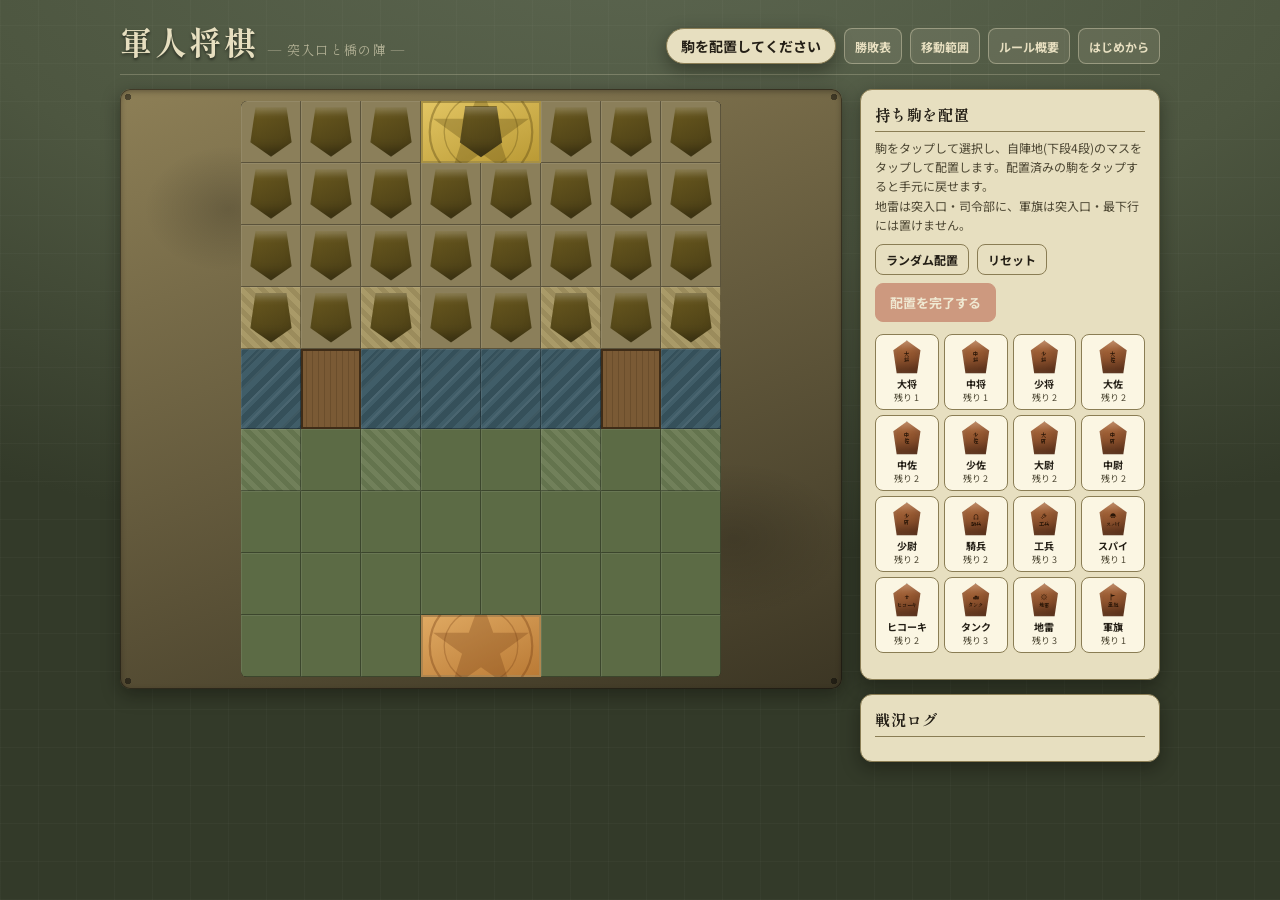
<file: shogi/index.html>
<!DOCTYPE html>
<html lang="ja">
<head>
<meta charset="UTF-8">
<meta name="viewport" content="width=device-width, initial-scale=1.0, maximum-scale=1.0, user-scalable=no">
<title>軍人将棋 ― 突入口と橋の陣 ―</title>
<link rel="preconnect" href="https://fonts.googleapis.com">
<link rel="preconnect" href="https://fonts.gstatic.com" crossorigin>
<link href="https://fonts.googleapis.com/css2?family=Shippori+Mincho:wght@500;700;800&family=Noto+Sans+JP:wght@400;500;700&display=swap" rel="stylesheet">
<style>
  :root{
    --bg: #4d5640;
    --bg-deep: #333a29;
    --wood: #6e6547;
    --wood-light: #8d7f56;
    --wood-dark: #3c3624;
    --board-line: #211f16;
    --ink: #241f16;
    --ink-soft: #4c4632;
    --accent: #a8321f;
    --accent-soft: rgba(168,50,31,.16);
    --accent-glow: rgba(168,50,31,.5);
    --enemy: #6b5a1f;
    --enemy-2: #453a14;
    --enemy-text: #cfc49a;
    --lake-a: #35505a;
    --lake-b: #405d68;
    --entry-cyan: #cdbd8e;
    --bridge-green: #7a5a35;
    --hq-red: #c23b2c;
    --hq-yellow: #d9a91f;
    --paper: #e7dfc0;
    --border-soft: #8a7d54;
    --gold: #c99a2e;
    --player-a: #e0782f;
    --player-b: #a3401c;
    /* 自駒のうち「まだ相手にバレていない」駒の色(あえて控えめ)。.piece.exposed の方が明るい */
    --player-exposed-a: #b5703f;
    --player-exposed-b: #6e3a1f;
    --hq-player-a: #e0aa63;
    --hq-player-b: #b97934;
    --hq-cpu-a: #e3c664;
    --hq-cpu-b: #b99934;
    --revealed-a: #e2c34a;
    --revealed-b: #b8922a;
    --shadow: 0 6px 18px rgba(10,10,5,.4);
  }
  *{box-sizing:border-box;}
  html,body{margin:0;padding:0;}
  body{
    background:
      repeating-linear-gradient(0deg, rgba(255,255,255,.025) 0 1px, transparent 1px 38px),
      repeating-linear-gradient(90deg, rgba(255,255,255,.025) 0 1px, transparent 1px 38px),
      radial-gradient(1300px 650px at 50% -10%, #5c6650 0%, var(--bg) 55%, var(--bg-deep) 100%);
    color:var(--ink);
    font-family:'Noto Sans JP', sans-serif;
    min-height:100vh;
    padding: 18px 12px 60px;
  }
  .app{ max-width: 1040px; margin:0 auto; }

  .topbar{
    display:flex; align-items:flex-end; justify-content:space-between;
    flex-wrap:wrap; gap:10px;
    margin-bottom: 14px;
    padding-bottom: 10px;
    border-bottom: 1px solid rgba(231,223,192,.25);
  }
  .title-block{ display:flex; align-items:baseline; gap:10px; flex-wrap:wrap; }
  .title{
    font-family:'Shippori Mincho', serif;
    font-weight:800;
    font-size: clamp(22px, 5vw, 32px);
    margin:0;
    color:var(--paper);
    letter-spacing: .08em;
    text-shadow: 0 2px 3px rgba(0,0,0,.5);
  }
  .subtitle{
    font-family:'Shippori Mincho', serif;
    font-size: 13px;
    color: rgba(231,223,192,.65);
    letter-spacing:.1em;
  }
  .status{
    font-size: 14px;
    font-weight:700;
    background: var(--paper);
    border:1px solid var(--border-soft);
    padding: 7px 14px;
    border-radius: 999px;
    box-shadow: var(--shadow);
    white-space:nowrap;
  }
  .status.turn-player{ color: var(--accent); border-color: var(--accent-glow); }
  .status.turn-cpu{ color: var(--ink-soft); }

  .header-actions{ display:flex; gap:8px; }

  .layout{
    display:grid;
    grid-template-columns: minmax(0,1fr) 300px;
    gap: 18px;
    align-items:start;
  }
  @media (max-width: 780px){
    .layout{ grid-template-columns: 1fr; }
  }

  .board-wrap{
    position:relative;
    background:
      radial-gradient(circle at 8px 8px, rgba(0,0,0,.45) 0 3px, transparent 3.2px),
      radial-gradient(circle at calc(100% - 8px) 8px, rgba(0,0,0,.45) 0 3px, transparent 3.2px),
      radial-gradient(circle at 8px calc(100% - 8px), rgba(0,0,0,.45) 0 3px, transparent 3.2px),
      radial-gradient(circle at calc(100% - 8px) calc(100% - 8px), rgba(0,0,0,.45) 0 3px, transparent 3.2px),
      radial-gradient(120px 90px at 15% 20%, rgba(0,0,0,.18), transparent 70%),
      radial-gradient(160px 110px at 85% 75%, rgba(0,0,0,.16), transparent 70%),
      linear-gradient(160deg, var(--wood-light), var(--wood-dark));
    border-radius: 10px;
    padding: 12px;
    box-shadow: var(--shadow), inset 0 0 0 1px rgba(0,0,0,.4), inset 0 2px 6px rgba(0,0,0,.35);
  }
  .board-caption{
    text-align:center;
    font-size:12px;
    color: rgba(231,223,192,.8);
    margin-bottom:8px;
    letter-spacing:.05em;
  }
  .board{
    display:grid;
    grid-template-columns: repeat(8, 1fr);
    grid-template-rows: repeat(4, 1fr) 1.3fr repeat(4, 1fr);
    aspect-ratio: 8 / 9.6;
    max-width: 480px;
    margin: 0 auto;
    background: var(--wood-dark);
    border-radius: 6px;
    overflow:hidden;
    box-shadow: inset 0 0 0 2px var(--board-line), inset 0 2px 10px rgba(0,0,0,.4);
  }
  .cell{
    position:relative;
    display:flex; align-items:center; justify-content:center;
    box-shadow: inset -1px -1px 0 rgba(0,0,0,.35), inset 1px 1px 0 rgba(255,255,255,.08);
  }
  .cell.zone-cpu{ background: #8b7f5a; }
  .cell.zone-player{ background: #5c6b45; }
  .cell.zone-cpu.entry{ background: repeating-linear-gradient(45deg, #a99a68, #a99a68 5px, #9b8c5c 5px, #9b8c5c 10px); }
  .cell.zone-player.entry{ background: repeating-linear-gradient(45deg, #71805a, #71805a 5px, #64744e 5px, #64744e 10px); }
  .cell.hq-cpu, .cell.hq-player{
    overflow: hidden;
  }
  .cell.hq-cpu{
    background: linear-gradient(155deg, var(--hq-cpu-a) 0%, var(--hq-cpu-b) 100%);
    box-shadow: inset 0 0 0 2px #a89144, inset -1px -1px 0 rgba(0,0,0,.2);
  }
  .cell.hq-player{
    background: linear-gradient(155deg, var(--hq-player-a) 0%, var(--hq-player-b) 100%);
    box-shadow: inset 0 0 0 2px #b0864f, inset -1px -1px 0 rgba(0,0,0,.2);
  }
  .cell.hq-cpu .piece, .cell.hq-player .piece{ width:44%; z-index:2; }
  .hq-emblem{
    position:absolute; left:50%; top:50%; transform:translate(-50%,-50%);
    height:180%; aspect-ratio:1/1;
    pointer-events:none; z-index:0;
  }
  .hq-emblem svg{ width:100%; height:100%; display:block; }
  .cell.zone-lake{
    background:
      repeating-linear-gradient(135deg, rgba(255,255,255,.05) 0 2px, transparent 2px 14px),
      repeating-linear-gradient(135deg, var(--lake-a), var(--lake-a) 6px, var(--lake-b) 6px, var(--lake-b) 12px);
    cursor:default;
  }
  .cell.zone-bridge{
    background: repeating-linear-gradient(90deg, var(--bridge-green) 0 5px, #6b4e2c 5px 6px);
    box-shadow: inset 0 0 0 2px #3f2c17, inset -1px -1px 0 rgba(0,0,0,.35);
  }

  .cell.clickable{ cursor:pointer; }
  .cell.selected{ box-shadow: inset 0 0 0 3px var(--accent); }
  .cell.legal-empty::after{
    content:'';
    width: 32%; aspect-ratio: 1 / 1;
    border-radius:50%;
    background: rgba(212,64,38,.75);
    box-shadow: 0 0 0 2px rgba(255,255,255,.75), 0 0 8px rgba(212,64,38,.8);
    z-index: 3;
    animation: legalPulse 1.1s ease-in-out infinite;
  }
  .cell.legal-capture{
    box-shadow: inset 0 0 0 4px #ff5a35, 0 0 10px 1px rgba(255,90,53,.85);
    z-index: 3;
    animation: legalCapturePulse 1.1s ease-in-out infinite;
  }
  @keyframes legalPulse{
    0%, 100%{ transform: scale(1); opacity:1; }
    50%{ transform: scale(1.18); opacity:.75; }
  }
  @keyframes legalCapturePulse{
    0%, 100%{ box-shadow: inset 0 0 0 4px #ff5a35, 0 0 10px 1px rgba(255,90,53,.85); }
    50%{ box-shadow: inset 0 0 0 4px #ffcf35, 0 0 14px 3px rgba(255,207,53,.9); }
  }
  .cell.setup-empty:hover{ background: var(--accent-soft); }

  .piece{
    width: 86%; aspect-ratio: 1 / 1;
    display:flex; flex-direction:column; align-items:center; justify-content:center; gap:1px;
    clip-path: polygon(50% 2%, 90% 30%, 80% 98%, 20% 98%, 10% 30%);
    background: linear-gradient(155deg, var(--player-exposed-a) 0%, var(--player-exposed-b) 100%);
    border: 1px solid rgba(0,0,0,.55);
    box-shadow: 0 3px 4px rgba(0,0,0,.5), inset 0 5px 7px rgba(255,255,255,.22), inset 0 -8px 11px rgba(0,0,0,.28), inset 3px 0 5px rgba(255,255,255,.08);
    font-family:'Shippori Mincho', serif;
    font-weight:800;
    color: #2a1607;
    font-size: clamp(8px, 2.1vw, 13px);
    letter-spacing: .02em;
    user-select:none;
    text-align:center;
    line-height:1.05;
    z-index:1;
    flex-shrink:0;
    filter: drop-shadow(0 2.5px 0 rgba(20,13,5,.5)) drop-shadow(0 4px 3px rgba(0,0,0,.35));
  }
  .piece .picon{ width:15px; height:15px; flex:0 0 auto; }
  .piece .label-vertical{
    writing-mode: vertical-rl;
    text-orientation: upright;
    letter-spacing: .12em;
    line-height: 1;
  }
  .piece.lbl-sm{ font-size: clamp(6.5px, 1.7vw, 10px); }
  .piece.cpu-piece{
    clip-path: polygon(50% 98%, 90% 70%, 80% 2%, 20% 2%, 10% 70%);
    background: linear-gradient(155deg, var(--enemy) 0%, var(--enemy-2) 100%);
    color: var(--enemy-text);
    border-color: #2c2408;
  }
  .piece.cpu-piece:not(.cpu-hidden){
    background: linear-gradient(155deg, var(--revealed-a) 0%, var(--revealed-b) 100%);
    color: #2a1c04;
  }
  .piece.cpu-hidden{ color: transparent; }
  .piece.selected-piece{ filter: brightness(1.12); }

  .sidepanel{ display:flex; flex-direction:column; gap:14px; }
  .panel{
    background: var(--paper);
    border: 1px solid var(--border-soft);
    border-radius: 12px;
    padding: 14px;
    box-shadow: var(--shadow);
  }
  .panel h2{
    font-family:'Shippori Mincho', serif;
    font-size: 15px;
    margin: 0 0 10px;
    padding-bottom:6px;
    border-bottom: 1px solid var(--border-soft);
    color: var(--ink);
    letter-spacing:.05em;
  }
  .setup-hint{
    font-size:12px;
    color: var(--ink-soft);
    margin: -4px 0 10px;
    line-height:1.6;
  }
  .palette{ display:grid; grid-template-columns: 1fr 1fr 1fr 1fr; gap:5px; margin-bottom:12px; max-height: 420px; overflow-y:auto; overflow-x:hidden; }
  .stock-item{
    display:flex; flex-direction:column; align-items:center; gap:2px;
    padding: 5px 3px;
    border-radius: 8px;
    border: 1px solid var(--border-soft);
    background: #fbf6e3;
    cursor:pointer;
    min-width:0;
    transition: background-color .1s ease, border-color .1s ease;
  }
  .stock-item:hover{ background: var(--accent-soft); border-color: var(--accent-glow); }
  .stock-item.selected{
    border-color: var(--accent);
    background: var(--accent-soft);
    box-shadow: 0 0 0 2px var(--accent-glow) inset;
  }
  .stock-item.empty{ opacity:.35; cursor:not-allowed; pointer-events:none; }
  .stock-item-text{ display:flex; flex-direction:column; align-items:center; gap:0; min-width:0; width:100%; }
  .stock-mini{
    width: 26px; height:26px; flex:0 0 auto;
    clip-path: polygon(50% 2%, 90% 30%, 80% 98%, 20% 98%, 10% 30%);
    background: linear-gradient(155deg, var(--player-a) 0%, var(--player-b) 100%);
    display:flex; align-items:center; justify-content:center;
    font-family:'Shippori Mincho', serif; font-weight:800; font-size:8px; color:#2a1607;
    border:1px solid rgba(0,0,0,.5);
  }
  .stock-label{ font-size:10px; font-weight:700; white-space:nowrap; overflow:hidden; text-overflow:ellipsis; max-width:100%; text-align:center; }
  .stock-count{ font-size:9px; color: var(--ink-soft); font-variant-numeric: tabular-nums; white-space:nowrap; text-align:center; }

  .setup-actions{ display:flex; flex-wrap:wrap; gap:8px; margin-bottom:12px; }

  .btn{
    font-family:'Noto Sans JP', sans-serif;
    font-size: 13px;
    font-weight:700;
    padding: 9px 14px;
    border-radius: 8px;
    border: 1px solid var(--border-soft);
    background: #fbf6e3;
    color: var(--ink);
    cursor:pointer;
    transition: filter .12s ease, transform .05s ease;
  }
  .btn:hover{ filter: brightness(.97); }
  .btn:active{ transform: translateY(1px); }
  .btn:disabled{ opacity:.4; cursor:not-allowed; }
  .btn-primary{ background: var(--accent); color:#fdf6ec; border-color: var(--accent); }
  .btn-ghost{ background: transparent; }
  .btn-small{ padding:6px 10px; font-size:12px; }
  .header-actions .btn{ background: rgba(231,223,192,.12); color: var(--paper); border-color: rgba(231,223,192,.4); }
  .header-actions .btn:hover{ background: rgba(231,223,192,.24); }
  .header-actions .btn-primary{ background: var(--accent); color:#fdf6ec; border-color: var(--accent); }

  .captured-list{ display:flex; flex-wrap:wrap; gap:6px; margin-bottom:12px; min-height: 20px; }
  .captured-list:last-child{ margin-bottom:0; }
  .captured-mini{
    width:34px; height:34px; flex:0 0 auto;
    display:flex; align-items:center; justify-content:center;
  }
  .captured-mini .piece{ width:100%; height:100%; font-size:5.2px !important; letter-spacing:0 !important; justify-content:center !important; padding-bottom:0 !important; }
  .captured-mini .piece .picon{ width:8px; height:8px; }
  .stock-mini-wrap{
    width:34px; height:34px; flex:0 0 auto;
    display:flex; align-items:center; justify-content:center;
  }
  .stock-mini-wrap .piece{ width:100%; height:100%; font-size:5.2px !important; letter-spacing:0 !important; justify-content:center !important; padding-bottom:0 !important; }
  .stock-mini-wrap .piece .picon{ width:8px; height:8px; }
  .empty-note{ font-size:12px; color: rgba(90,79,64,.6); }

  .log{
    max-height: 190px;
    overflow-y:auto;
    display:flex; flex-direction:column; gap:6px;
    font-size:12.5px;
    line-height:1.5;
  }
  .log-line{
    padding: 6px 9px;
    background:#fff;
    border-left: 3px solid var(--border-soft);
    border-radius: 4px;
  }
  .log-line.win{ border-left-color: var(--accent); font-weight:700; }
  .log-line.you{ border-left-color: var(--accent); }
  .log-line.cpu{ border-left-color: var(--ink-soft); }
  .log-line.warn{ border-left-color: #b8960a; color:#7a6300; }


  .rules-list{ font-size:12.5px; color: var(--ink-soft); line-height:1.8; margin:0; padding:12px 14px 12px 1.6em; }
  .rules-list li{ margin-bottom:8px; }
  .rules-list b{ color: var(--ink); }

  .overlay{
    position:fixed; inset:0;
    background: rgba(20,16,10,.72);
    display:flex; flex-direction:column; align-items:center; justify-content:center;
    gap: 18px;
    z-index: 50;
    padding: 20px;
  }
  .stamp{
    font-family:'Shippori Mincho', serif;
    font-weight:800;
    font-size: 84px;
    width: 150px; height:150px;
    display:flex; align-items:center; justify-content:center;
    border-radius: 12px;
    border: 6px solid currentColor;
    transform: rotate(-8deg);
    animation: stampIn .35s cubic-bezier(.2,1.4,.4,1) both;
    text-align:center;
  }
  .stamp.win{ color: #d0442b; }
  .stamp.lose{ color: #cfc4a9; }
  .stamp.draw{ color: #8a8370; }
  @keyframes stampIn{
    0%{ transform: rotate(-8deg) scale(2.4); opacity:0; }
    100%{ transform: rotate(-8deg) scale(1); opacity:1; }
  }
  .overlay-text{
    font-family:'Shippori Mincho', serif;
    font-size: 20px;
    color: #f7f1e2;
    text-align:center;
  }


  .cell-clash{ z-index: 5; box-shadow: inset 0 0 0 2px var(--accent), 0 0 10px rgba(168,50,31,.6); }
  .clash-wrap{
    display:flex; align-items:center; justify-content:center; gap:2px;
    width:100%; height:100%;
  }
  .clash-piece{
    width:47% !important; aspect-ratio: 1 / 1 !important;
    font-size: clamp(6px, 1.7vw, 10px) !important;
  }
  .clash-piece .picon{ width:11px; height:11px; }

  /* 捕獲リストでは敵駒も向きを揃えて(上向きで)表示する */
  .piece.cpu-piece.captured-view{ clip-path: polygon(50% 2%, 90% 30%, 80% 98%, 20% 98%, 10% 30%); }

  .piece.exposed{
    background: linear-gradient(155deg, var(--player-a) 0%, var(--player-b) 100%);
  }

  .table-modal{
    background: var(--paper);
    border-radius: 12px;
    padding: 14px;
    max-width: 98vw;
    max-height: 92vh;
    display:flex; flex-direction:column; gap:10px;
    box-shadow: var(--shadow);
  }
  .table-modal-header{ display:flex; align-items:center; justify-content:space-between; gap:12px; }
  .table-modal-header h2{
    font-family:'Shippori Mincho', serif; font-size:17px; margin:0; color:var(--ink); letter-spacing:.05em;
  }
  .table-scroll{ overflow:auto; border:1px solid var(--border-soft); border-radius:8px; background:#fff; }
  #resultTable{ border-collapse:collapse; font-size:9.5px; table-layout:fixed; }
  #resultTable th, #resultTable td{
    border:1px solid var(--border-soft);
    padding: 2px 1px;
    text-align:center;
    width: 5.4vw;
    max-width: 22px;
    overflow:hidden;
  }
  #resultTable th{
    background: #ddcf9f;
    font-weight:700;
    position:sticky;
    color: var(--ink);
  }
  #resultTable tr:first-child th{
    top:0; z-index:3;
    writing-mode: vertical-rl;
    text-orientation: upright;
    letter-spacing: -1px;
    height: 46px;
    padding: 3px 0;
  }
  #resultTable th:first-child, #resultTable td:first-child{
    position:sticky; left:0; z-index:2; background: #ddcf9f; font-weight:700;
    width: 32px; max-width: 32px;
  }
  #resultTable tr:first-child th:first-child{
    z-index:4; writing-mode: initial; text-orientation: initial; height:auto; font-size:8.5px; letter-spacing:0;
  }
  #resultTable td.win{ color:#a6432d; font-weight:700; }
  #resultTable td.lose{ color:#8a8370; }
  #resultTable td.draw{ color:#2b6620; font-weight:700; }
  #resultTable td.na{ color:#c3b89a; }
  #resultTable .hl-cell{ background-color: rgba(166,67,45,.28) !important; }
  #resultTable .hl-exact{ background-color: rgba(166,67,45,.55) !important; box-shadow: inset 0 0 0 2px #7a2a18; color:#fff !important; }
  .table-note{ font-size:11px; color: var(--ink-soft); line-height:1.6; }

  .move-scroll{ display:flex; flex-direction:column; gap:10px; padding:2px; }
  .move-row{
    display:flex; align-items:center; gap:12px;
    padding: 8px; border:1px solid var(--border-soft); border-radius:8px; background:#fbf6e3;
  }
  .move-row .move-name{ display:flex; flex-direction:column; align-items:center; gap:4px; width:130px; flex:0 0 auto; }
  .move-name-minis{ display:flex; flex-wrap:wrap; gap:4px; justify-content:center; }
  .move-row .move-name span{ font-size:10.5px; font-weight:700; color:var(--ink); text-align:center; line-height:1.4; }
  .move-grid{
    display:grid; grid-template-columns: repeat(5, 16px); grid-template-rows: repeat(5, 16px);
    gap:1px; background: var(--board-line); border:1px solid var(--board-line); flex:0 0 auto;
  }
  .move-cell{ background:#e9e2c8; }
  .move-cell.reach{ background: #6f9c4a; }
  .move-cell.center{ background: var(--player-a); }
  .move-desc{ font-size:11.5px; color: var(--ink-soft); line-height:1.6; flex:1; }
</style>
</head>
<body>
<div class="app">

  <div class="topbar">
    <div class="title-block">
      <h1 class="title">軍人将棋</h1>
      <span class="subtitle">― 突入口と橋の陣 ―</span>
    </div>
    <div class="header-actions">
      <div class="status" id="statusText">準備中…</div>
      <button class="btn btn-ghost btn-small" id="showTableBtn">勝敗表</button>
      <button class="btn btn-ghost btn-small" id="showMoveBtn">移動範囲</button>
      <button class="btn btn-ghost btn-small" id="showRulesBtn">ルール概要</button>
      <button class="btn btn-ghost btn-small" id="restartBtn">はじめから</button>
    </div>
  </div>

  <div class="layout">
    <div class="board-wrap">
      <div class="board" id="board"></div>
    </div>

    <div class="sidepanel">
      <div class="panel setup-panel" id="setupPanel">
        <h2>持ち駒を配置</h2>
        <div class="setup-hint">駒をタップして選択し、自陣地(下段4段)のマスをタップして配置します。配置済みの駒をタップすると手元に戻せます。<br>地雷は突入口・司令部に、軍旗は突入口・最下行には置けません。</div>
        <div class="setup-actions">
          <button class="btn btn-ghost btn-small" id="randomizeBtn">ランダム配置</button>
          <button class="btn btn-ghost btn-small" id="resetSetupBtn">リセット</button>
          <button class="btn btn-primary" id="finishSetupBtn" disabled>配置を完了する</button>
        </div>
        <div class="palette" id="palette"></div>
      </div>

      <div class="panel captured-panel" id="capturedPanel" style="display:none;">
        <h2>捕獲した敵の駒</h2>
        <div class="captured-list" id="capturedByPlayer"><span class="empty-note">まだありません</span></div>
        <h2>失った自分の駒</h2>
        <div class="captured-list" id="capturedByCpu"><span class="empty-note">まだありません</span></div>
      </div>

      <div class="panel log-panel">
        <h2>戦況ログ</h2>
        <div class="log" id="log"></div>
      </div>
    </div>
  </div>
</div>

<div class="overlay" id="gameOverOverlay" style="display:none;">
  <div class="stamp" id="stamp">勝</div>
  <div class="overlay-text" id="overlayText"></div>
  <button class="btn btn-primary" id="playAgainBtn">もう一度プレイ</button>
</div>

<div class="overlay" id="rulesOverlay" style="display:none;">
  <div class="table-modal">
    <div class="table-modal-header">
      <h2>ルール概要</h2>
      <button class="btn btn-small" id="closeRulesBtn">閉じる</button>
    </div>
    <div class="table-scroll">
      <ul class="rules-list">
        <li><b>勝利条件</b>: ①敵を全滅させる、②<b>将・佐階級</b>(大将〜少佐)の駒で敵司令部(赤マス)を占領する、のいずれか。他の階級が敵司令部に乗っても勝ちにはなりません。</li>
        <li><b>敗北条件</b>: 将・佐階級の駒が１つもいなくなったら、その時点で負け。動かせる駒が無くなっても負け(パス不可)。</li>
        <li><b>移動力</b>: 将・佐・尉階級とスパイ=縦横１歩／騎兵・タンク=前２歩・後方と横は１歩／工兵=縦横どこまでも直進／ヒコーキ=縦は何マスでも(駒も河も飛び越せる)、横は１歩／地雷・軍旗=移動不可。</li>
        <li><b>渡河</b>: ヒコーキ以外は橋を通らないと陣地間を移動できません。突入口(水色)から橋(緑)へ、橋から反対側の突入口へと進みます。</li>
        <li><b>戦闘</b>: ぶつかった駒の階級で自動判定。スパイは大将にだけ勝てますが他には全敗。工兵は地雷を無効化しタンクにも勝てます。地雷は工兵とヒコーキ以外の駒に無敵。同格同士は相討ちです。</li>
        <li><b>軍旗の強さ</b>: 単体では防御力がなく必ず捕獲されますが、自陣奥側の隣(背後)に自分の駒がいれば、軍旗はその駒と同じ強さで応戦します(駒を重ねて置く必要はありません)。</li>
        <li><b>配置制限</b>: 地雷は突入口・司令部マスに置けません。軍旗は突入口・自陣の最下段には置けません。</li>
      </ul>
    </div>
  </div>
</div>

<div class="overlay" id="tableOverlay" style="display:none;">
  <div class="table-modal">
    <div class="table-modal-header">
      <h2>勝敗表</h2>
      <button class="btn btn-small" id="closeTableBtn">閉じる</button>
    </div>
    <div class="table-scroll">
      <table id="resultTable"></table>
    </div>
    <div class="table-note">縦(左端)が自分の駒、横(上端)が相手の駒です。○:勝ち　×:負け　△:引き分け(相討ち)　－:軍旗は攻撃できません。軍旗単体は防御力を持ちませんが、自陣奥側の隣接マスに自分の駒がいる場合、軍旗はその駒と同じ強さで戦います。</div>
  </div>
</div>

<div class="overlay" id="moveOverlay" style="display:none;">
  <div class="table-modal">
    <div class="table-modal-header">
      <h2>各駒の移動範囲</h2>
      <button class="btn btn-small" id="closeMoveBtn">閉じる</button>
    </div>
    <div class="table-scroll move-scroll" id="moveList"></div>
    <div class="table-note">図はマスの通行を無視した「移動できる方向」の目安です(緑=移動可)。↑を前進方向とします。実際の盤上では自軍の向きに応じて前進方向が変わり、河や味方の駒などで移動が制限されます。</div>
  </div>
</div>

<script>
(function(){
  "use strict";

  // ---------- board geometry (matches the supplied board.gif) ----------
  const ROWS = 9, COLS = 8;
  const CPU_ROWS = [0,1,2,3];      // row3 = CPU-side entry row (突入口)
  const PLAYER_ROWS = [5,6,7,8];   // row5 = player-side entry row (突入口)
  const RIVER_ROW = 4;             // 河 (single row, mostly impassable)
  const BRIDGE_COLS = [1,6];       // 橋

  // entry cell "r,c" -> the bridge column it diagonally connects to
  const ENTRY_LINKS = {
    '3,0':1, '3,2':1, '5,0':1, '5,2':1,
    '3,5':6, '3,7':6, '5,5':6, '5,7':6,
  };
  // bridge column -> the (up to 4) entry cells it diagonally connects to
  const BRIDGE_LINKS = {
    1: [{r:3,c:0},{r:3,c:2},{r:5,c:0},{r:5,c:2}],
    6: [{r:3,c:5},{r:3,c:7},{r:5,c:5},{r:5,c:7}],
  };

  // 司令部は2マス分の幅を持つが、実際には中央に置く「1駒ぶんの陣地」として扱う。
  // 内部的には常に列3を正規の司令部セルとし、列4はその見た目上の延長(常に空)として扱う。
  const HQ_COL = 3;
  const HQ_PHANTOM_COL = 4;
  const CPU_HQ = {r:0,c:HQ_COL};
  const PLAYER_HQ = {r:8,c:HQ_COL};
  function isHQRow(r){ return r===0 || r===8; }

  const ELIGIBLE_HQ_RANKS = ['marshal','general','lgeneral','colonel','lcolonel','major']; // 将・佐階級

  // ---------- piece roster (matches the supplied 勝敗表: 16 ranks / 31 pieces per side) ----------
  const PIECE_DEFS = [
    {type:'marshal',     label:'大将',     count:1},
    {type:'general',     label:'中将',     count:1},
    {type:'lgeneral',    label:'少将',     count:2},
    {type:'colonel',     label:'大佐',     count:2},
    {type:'lcolonel',    label:'中佐',     count:2},
    {type:'major',       label:'少佐',     count:2},
    {type:'captain',     label:'大尉',     count:2},
    {type:'lieutenant',  label:'中尉',     count:2},
    {type:'slieutenant', label:'少尉',     count:2},
    {type:'cavalry',     label:'騎兵',     count:2},
    {type:'engineer',    label:'工兵',     count:3},
    {type:'spy',         label:'スパイ',   count:1},
    {type:'airplane',    label:'ヒコーキ', count:2},
    {type:'tank',        label:'タンク',   count:3},
    {type:'mine',        label:'地雷',     count:3},
    {type:'flag',        label:'軍旗',     count:1},
  ];
  const DEF_BY_TYPE = Object.fromEntries(PIECE_DEFS.map(d=>[d.type,d]));

  // 駒に添えるワンポイントのイラスト(タイプごとの簡易アイコン)。将〜尉官はアイコンなし(縦書き文字で表示)。
  const PIECE_ICONS = {
    tank: '<svg class="picon" viewBox="0 0 24 24" fill="currentColor"><rect x="3" y="12.5" width="18" height="4.5" rx="1"/><rect x="8" y="8.3" width="7" height="4.4" rx="1"/><rect x="15" y="9.8" width="6.5" height="1.6" rx="0.6"/><circle cx="6.2" cy="18" r="1.5"/><circle cx="10.4" cy="18" r="1.5"/><circle cx="14.6" cy="18" r="1.5"/><circle cx="18" cy="18" r="1.5"/></svg>',
    airplane: '<svg class="picon" viewBox="0 0 24 24" fill="currentColor"><g transform="translate(12,12) scale(0.68) translate(-12,-12)"><path d="M12 1.3l1.5 6.4 7.7 3.4v1.7l-7.4-1.7v5l2.7 2v1.5l-3.5-1-.9 3.1h-1.2l-.9-3.1-3.5 1v-1.5l2.7-2v-5L2 12.8v-1.7l7.7-3.4z"/></g></svg>',
    mine: '<svg class="picon" viewBox="0 0 24 24"><circle cx="12" cy="12" r="5.3" fill="currentColor" opacity="0.18" stroke="currentColor" stroke-width="1.8"/><g stroke="currentColor" stroke-width="1.6" stroke-linecap="round"><path d="M12 4.4v1.8"/><path d="M12 17.8v1.8"/><path d="M4.4 12h1.8"/><path d="M17.8 12h1.8"/><path d="M6.5 6.5l1.3 1.3"/><path d="M16.2 16.2l1.3 1.3"/><path d="M6.5 17.5l1.3-1.3"/><path d="M16.2 7.8l1.3-1.3"/></g><g fill="currentColor"><circle cx="12" cy="3.6" r="1.15"/><circle cx="12" cy="20.4" r="1.15"/><circle cx="3.6" cy="12" r="1.15"/><circle cx="20.4" cy="12" r="1.15"/><circle cx="5.8" cy="5.8" r="1.05"/><circle cx="18.2" cy="18.2" r="1.05"/><circle cx="5.8" cy="18.2" r="1.05"/><circle cx="18.2" cy="5.8" r="1.05"/></g></svg>',
    flag: '<svg class="picon" viewBox="0 0 24 24"><path d="M6 3v18" stroke="currentColor" stroke-width="2" stroke-linecap="round" fill="none"/><path d="M6.3 4.2l13.4 3.4-13.4 3.6z" fill="currentColor"/></svg>',
    spy: '<svg class="picon" viewBox="0 0 24 24" fill="currentColor"><path d="M4 11.2c0-4.2 3.6-7.4 8-7.4s8 3.2 8 7.4v.8H4z"/><rect x="2" y="12.4" width="20" height="2.2" rx="1.1"/><rect x="6" y="15.6" width="5.4" height="2.6" rx="1"/><rect x="12.6" y="15.6" width="5.4" height="2.6" rx="1"/></svg>',
    cavalry: '<svg class="picon" viewBox="0 0 24 24" fill="none" stroke="currentColor" stroke-width="1.9" stroke-linecap="round"><path d="M6.5 21v-8a5.5 5.5 0 0111 0v8"/><path d="M6.5 21h3M14.5 21h3"/></svg>',
    engineer: '<svg class="picon" viewBox="0 0 24 24" fill="none" stroke="currentColor" stroke-width="1.8" stroke-linecap="round" stroke-linejoin="round"><path d="M14.7 6.3a4 4 0 0 0-5.4 5.4L4 17l3 3 5.3-5.3a4 4 0 0 0 5.4-5.4l-2.6 2.6-2-2z"/></svg>',
  };

  // 将〜尉官はアイコンの代わりに縦書き文字で表示する
  const VERTICAL_LABEL_TYPES = new Set(['marshal','general','lgeneral','colonel','lcolonel','major','captain','lieutenant','slieutenant']);

  // 司令部マスの背景エンブレム(枠からはみ出して大きく表示される、DOM要素として挿入)
  const HQ_EMBLEM_CPU = '<div class="hq-emblem"><svg viewBox="0 0 100 100"><circle cx="50" cy="50" r="46" fill="none" stroke="#5c4a12" stroke-width="2" opacity="0.4"/><circle cx="50" cy="50" r="33" fill="none" stroke="#5c4a12" stroke-width="1.2" opacity="0.32"/><path d="M50 8 L61 38 L93 38 L67 57 L77 88 L50 69 L23 88 L33 57 L7 38 L39 38 Z" fill="#5c4a12" opacity="0.32"/></svg></div>';
  const HQ_EMBLEM_PLAYER = '<div class="hq-emblem"><svg viewBox="0 0 100 100"><circle cx="50" cy="50" r="46" fill="none" stroke="#6e370f" stroke-width="2" opacity="0.35"/><circle cx="50" cy="50" r="33" fill="none" stroke="#6e370f" stroke-width="1.2" opacity="0.28"/><path d="M50 8 L61 38 L93 38 L67 57 L77 88 L50 69 L23 88 L33 57 L7 38 L39 38 Z" fill="#6e370f" opacity="0.28"/></svg></div>';


  // combat table, transcribed exactly from the supplied 勝敗表 (○=勝ち).
  // resolveCombat looks up "does attacker beat defender"; same type = draw; anything
  // not listed here loses (covers all the × cells, including "loses to mine/spy" etc.)
  const BEATS = {
    marshal:     ['general','lgeneral','colonel','lcolonel','major','captain','lieutenant','slieutenant','cavalry','engineer','airplane','tank'],
    general:     ['lgeneral','colonel','lcolonel','major','captain','lieutenant','slieutenant','cavalry','engineer','spy','airplane','tank'],
    lgeneral:    ['colonel','lcolonel','major','captain','lieutenant','slieutenant','cavalry','engineer','spy','airplane','tank'],
    colonel:     ['lcolonel','major','captain','lieutenant','slieutenant','cavalry','engineer','spy'],
    lcolonel:    ['major','captain','lieutenant','slieutenant','cavalry','engineer','spy'],
    major:       ['captain','lieutenant','slieutenant','cavalry','engineer','spy'],
    captain:     ['lieutenant','slieutenant','cavalry','engineer','spy'],
    lieutenant:  ['slieutenant','cavalry','engineer','spy'],
    slieutenant: ['cavalry','engineer','spy'],
    cavalry:     ['engineer','spy'],
    engineer:    ['spy','tank','mine'],
    spy:         ['marshal'],
    airplane:    ['colonel','lcolonel','major','captain','lieutenant','slieutenant','cavalry','engineer','spy','tank','mine'],
    tank:        ['colonel','lcolonel','major','captain','lieutenant','slieutenant','cavalry','spy'],
    mine:        ['marshal','general','lgeneral','colonel','lcolonel','major','captain','lieutenant','slieutenant','cavalry','spy','tank'],
    flag:        [],
  };

  let nextId = 1;
  let state = null;

  function freshStock(){
    const s = {};
    PIECE_DEFS.forEach(d=> s[d.type]=d.count);
    return s;
  }

  function makePiece(owner,type){
    const def = DEF_BY_TYPE[type];
    return { id: nextId++, owner, type, label: def.label, revealed:false };
  }

  function emptyBoard(){
    const b=[];
    for(let r=0;r<ROWS;r++){ b.push(new Array(COLS).fill(null)); }
    return b;
  }

  function shuffle(arr){
    for(let i=arr.length-1;i>0;i--){
      const j = Math.floor(Math.random()*(i+1));
      [arr[i],arr[j]] = [arr[j],arr[i]];
    }
    return arr;
  }

  function inBounds(r,c){ return r>=0 && r<ROWS && c>=0 && c<COLS; }
  function isEntry(r,c){ return Object.prototype.hasOwnProperty.call(ENTRY_LINKS, r+','+c); }
  function isBridge(r,c){ return r===RIVER_ROW && BRIDGE_COLS.includes(c); }
  // 移動判定における「渡れないマス」。橋そのものも含め、河の行は通常の縦横移動では
  // 進入できない(橋へは斜め方向の突入口リンクからのみ渡れる)。
  function isLake(r,c){ return r===RIVER_ROW; }
  function isHQCell(r,c,owner){
    const hq = owner==='player' ? PLAYER_HQ : CPU_HQ;
    return hq.r===r && hq.c===c;
  }
  function backRow(owner){ return owner==='player' ? 8 : 0; }

  // 盤上の移動計算はすべてこの関数を通す。司令部の2マスは中央の1マス(列3)に
  // 統合されているので、列4への到達は列3へ正規化し、列3から右へさらに進む
  // ときは(見た目上の)列4を飛ばして列5へ進む。
  function advance(r,c,dr,dc){
    let nr = r+dr, nc = c+dc;
    if(isHQRow(r) && dr===0 && dc===1 && c===HQ_COL){
      nc = HQ_COL+2; // 司令部の中央から右へ抜けるときは列4を飛ばす
    }
    if(isHQRow(nr) && nc===HQ_PHANTOM_COL){
      nc = HQ_COL; // 列4に着地する場合は常に司令部本体(列3)に正規化
    }
    return {r:nr,c:nc};
  }

  // 陣地マスの一覧を返す(司令部行では列4を除いた7マスになる)
  function territoryCells(rowList){
    const cells=[];
    rowList.forEach(r=>{
      for(let c=0;c<COLS;c++){
        if(isHQRow(r) && c===HQ_PHANTOM_COL) continue;
        cells.push({r,c});
      }
    });
    return cells;
  }

  function zoneOf(r,c){
    if(CPU_ROWS.includes(r)) return 'cpu';
    if(PLAYER_ROWS.includes(r)) return 'player';
    return BRIDGE_COLS.includes(c) ? 'bridge' : 'lake';
  }

  function canPlaceAt(type, r, c, owner){
    if(type==='mine' && (isEntry(r,c) || isHQCell(r,c,owner))) return false;
    if(type==='flag' && (isEntry(r,c) || r===backRow(owner))) return false;
    return true;
  }

  // ---------- game init ----------

  function newGame(){
    state = {
      phase: 'setup', // setup | playing | gameover
      turn: 'player',
      board: emptyBoard(),
      stock: freshStock(),
      selectedStockType: null,
      selected: null,
      legalMoves: [],
      log: [],
      capturedByPlayer: [],
      capturedByCpu: [],
      winner: null,
      winReason: null,
      lastBattle: null,
      battleDisplay: null,
      thinking: false,
    };
    cpuAutoDeploy();
    renderAll();
  }

  function cpuAutoDeploy(){
    const rowCells = {};
    CPU_ROWS.forEach(r=>{ rowCells[r]=territoryCells([r]); });
    Object.values(rowCells).forEach(shuffle);
    const backCells = rowCells[0], midBackCells = rowCells[1], midFrontCells = rowCells[2], frontCells = rowCells[3];
    const allCells = shuffle([...backCells,...midBackCells,...midFrontCells,...frontCells]);
    const used = new Set();
    function key(cell){ return cell.r+'-'+cell.c; }
    function takeFrom(list, type){
      for(const cell of list){ if(!used.has(key(cell)) && canPlaceAt(type,cell.r,cell.c,'cpu')){ used.add(key(cell)); return cell; } }
      for(const cell of allCells){ if(!used.has(key(cell)) && canPlaceAt(type,cell.r,cell.c,'cpu')){ used.add(key(cell)); return cell; } }
      return null;
    }
    const placements = [];
    // flag: not on entry, not on back row (row0) -> put it in row1 or row2
    placements.push({type:'flag', cell: takeFrom([...midBackCells,...midFrontCells],'flag')});
    // mines: avoid entry & HQ
    for(let i=0;i<3;i++) placements.push({type:'mine', cell: takeFrom(backCells,'mine')});
    placements.push({type:'spy', cell: takeFrom(midBackCells,'spy')});
    placements.push({type:'marshal', cell: takeFrom(midBackCells,'marshal')});
    for(let i=0;i<3;i++) placements.push({type:'tank', cell: takeFrom(frontCells,'tank')});
    for(let i=0;i<2;i++) placements.push({type:'airplane', cell: takeFrom(frontCells,'airplane')});
    for(let i=0;i<2;i++) placements.push({type:'cavalry', cell: takeFrom(frontCells,'cavalry')});
    const rest = ['general','lgeneral','lgeneral','colonel','colonel','lcolonel','lcolonel','major','major',
                  'captain','captain','lieutenant','lieutenant','slieutenant','slieutenant','engineer','engineer','engineer'];
    rest.forEach(t=> placements.push({type:t, cell: takeFrom(allCells,t)}));

    placements.forEach(p=>{
      if(!p.cell) return;
      state.board[p.cell.r][p.cell.c] = makePiece('cpu', p.type);
    });
  }

  // ---------- combat ----------

  function resolveCombat(a,d){
    if(d.type==='flag') return 'a'; // 軍旗単体(背後に守る駒がいない場合)は防御力を持たず、必ず捕獲される
    if(a.type===d.type) return 'both';
    if(BEATS[a.type] && BEATS[a.type].includes(d.type)) return 'a';
    return 'd';
  }

  // 軍旗の「背後」(自陣の奥側)に自分の駒がいる場合、軍旗はその駒と同じ強さで戦う。
  // 駒を重ねて置く必要はなく、単に盤上でその位置関係にあればよい。
  function flagShield(r, c, owner){
    const dr = owner==='player' ? 1 : -1; // 自陣奥へ向かう方向
    const br = r + dr;
    if(!inBounds(br,c)) return null;
    const p = state.board[br][c];
    return (p && p.owner===owner) ? p : null;
  }

  // ---------- movement ----------

  const DIRS4 = [[-1,0],[1,0],[0,-1],[0,1]];

  function crossingMoves(r,c,piece,moves){
    // Only meaningful when (r,c) IS the piece's current square (start of the move).
    // ヒコーキ以外の駒は、橋を渡るのに必ず一旦橋の上で止まらなければならない
    // (突入口→橋、橋→反対側の突入口、で最低2手かかる)。
    if(isEntry(r,c)){
      const bc = ENTRY_LINKS[r+','+c];
      const bt = state.board[RIVER_ROW][bc];
      if(!bt || bt.owner!==piece.owner){
        moves.push({r:RIVER_ROW,c:bc});
      }
    } else if(isBridge(r,c)){
      BRIDGE_LINKS[c].forEach(({r:er,c:ec})=>{
        const t = state.board[er][ec];
        if(!t || t.owner!==piece.owner) moves.push({r:er,c:ec});
      });
    }
  }

  function movesOneStep(r,c,piece){
    const moves = [];
    if(!isBridge(r,c)){
      for(const [dr,dc] of DIRS4){
        const {r:rr,c:cc} = advance(r,c,dr,dc);
        if(inBounds(rr,cc) && !isLake(rr,cc)){
          const t = state.board[rr][cc];
          if(!t || t.owner!==piece.owner) moves.push({r:rr,c:cc});
        }
      }
    }
    crossingMoves(r,c,piece,moves);
    return moves;
  }

  function movesEngineer(r,c,piece){
    const moves = [];
    if(!isBridge(r,c)){
      for(const [dr,dc] of DIRS4){
        let cur = {r,c};
        while(true){
          const nxt = advance(cur.r,cur.c,dr,dc);
          if(!inBounds(nxt.r,nxt.c) || isLake(nxt.r,nxt.c)) break;
          const t = state.board[nxt.r][nxt.c];
          if(!t){ moves.push({r:nxt.r,c:nxt.c}); cur=nxt; continue; }
          if(t.owner!==piece.owner) moves.push({r:nxt.r,c:nxt.c});
          break;
        }
      }
    }
    crossingMoves(r,c,piece,moves);
    return moves;
  }

  function movesCavalryTank(r,c,piece){
    const moves = [];
    const fwd = piece.owner==='player' ? -1 : 1; // 前進方向(player=上へ, cpu=下へ)
    const specs = [ {dr:fwd,dc:0,max:2}, {dr:-fwd,dc:0,max:1}, {dr:0,dc:-1,max:1}, {dr:0,dc:1,max:1} ];
    if(!isBridge(r,c)){
      for(const {dr,dc,max} of specs){
        let cur = {r,c}, steps=1;
        while(steps<=max){
          const nxt = advance(cur.r,cur.c,dr,dc);
          if(!inBounds(nxt.r,nxt.c) || isLake(nxt.r,nxt.c)) break;
          const t = state.board[nxt.r][nxt.c];
          if(!t){ moves.push({r:nxt.r,c:nxt.c}); cur=nxt; steps++; continue; }
          if(t.owner!==piece.owner) moves.push({r:nxt.r,c:nxt.c});
          break;
        }
      }
    }
    crossingMoves(r,c,piece,moves);
    return moves;
  }

  function movesAirplane(r,c,piece){
    const moves = [];
    for(const dr of [-1,1]){
      let rr=r+dr;
      while(inBounds(rr,c)){
        let cc = c;
        if(isHQRow(rr) && cc===HQ_PHANTOM_COL) cc = HQ_COL; // 司令部行に着地する場合は中央マスへ正規化
        // ヒコーキは縦に自由に動けるので、橋の列であれば河の行にも直接着陸できる
        const landable = rr!==RIVER_ROW || BRIDGE_COLS.includes(cc);
        if(landable){
          const t = state.board[rr][cc];
          if(!t || t.owner!==piece.owner) moves.push({r:rr,c:cc});
        }
        rr+=dr;
      }
    }
    for(const dc of [-1,1]){
      const {r:rr,c:cc} = advance(r,c,0,dc);
      if(inBounds(rr,cc) && (rr!==RIVER_ROW || BRIDGE_COLS.includes(cc))){
        const t = state.board[rr][cc];
        if(!t || t.owner!==piece.owner) moves.push({r:rr,c:cc});
      }
    }
    return moves;
  }

  function dedupeMoves(moves){
    const seen = new Set();
    return moves.filter(m=>{
      const k = m.r+','+m.c;
      if(seen.has(k)) return false;
      seen.add(k); return true;
    });
  }

  function getLegalMoves(r,c){
    const piece = state.board[r][c];
    if(!piece) return [];
    let moves;
    switch(piece.type){
      case 'mine': case 'flag': moves = []; break;
      case 'engineer': moves = movesEngineer(r,c,piece); break;
      case 'cavalry': case 'tank': moves = movesCavalryTank(r,c,piece); break;
      case 'airplane': moves = movesAirplane(r,c,piece); break;
      default: moves = movesOneStep(r,c,piece);
    }
    return dedupeMoves(moves);
  }

  function ownerName(owner){ return owner==='player' ? 'あなた' : '相手'; }

  function addLog(text, cls){
    state.log.push({text, cls: cls||''});
    if(state.log.length>60) state.log.shift();
  }

  function recordCapture(deadPiece){
    const info = {type:deadPiece.type, label:deadPiece.label, owner:deadPiece.owner};
    if(deadPiece.owner==='cpu') state.capturedByPlayer.push(info);
    else state.capturedByCpu.push(info);
  }

  function hasEligiblePieces(owner){
    for(let r=0;r<ROWS;r++) for(let c=0;c<COLS;c++){
      const p = state.board[r][c];
      if(p && p.owner===owner && ELIGIBLE_HQ_RANKS.includes(p.type)) return true;
    }
    return false;
  }

  function movePiece(fromR,fromC,toR,toC){
    const attacker = state.board[fromR][fromC];
    const defender = state.board[toR][toC];
    state.board[fromR][fromC] = null;
    state.lastBattle = null;

    let attackerSurvivedHere = false;

    if(!defender){
      state.board[toR][toC] = attacker;
      addLog(`${ownerName(attacker.owner)}の${attacker.owner==='player'?attacker.label:'伏せ駒'}が移動しました。`, attacker.owner==='player'?'you':'cpu');
      attackerSurvivedHere = true;
    } else {
      let effectiveDefender = defender;
      if(defender.type==='flag'){
        const shield = flagShield(toR, toC, defender.owner);
        if(shield) effectiveDefender = shield;
      }
      const result = resolveCombat(attacker, effectiveDefender);
      state.lastBattle = {
        r: toR, c: toC,
        attacker:{type:attacker.type, label:attacker.label, owner:attacker.owner},
        defender:{type:defender.type, label:defender.label, owner:defender.owner},
        result
      };
      if(result==='a'){
        attacker.revealed = true; defender.revealed = true;
        state.board[toR][toC] = attacker;
        recordCapture(defender);
        addLog(`${ownerName(attacker.owner)}の${attacker.label}が、${ownerName(defender.owner)}の${defender.label}を撃破！`, attacker.owner==='player'?'you':'cpu');
        attackerSurvivedHere = true;
      } else if(result==='d'){
        attacker.revealed = true; defender.revealed = true;
        state.board[toR][toC] = defender;
        recordCapture(attacker);
        addLog(`${ownerName(attacker.owner)}の${attacker.label}は、${ownerName(defender.owner)}の${defender.label}に敗れました。`, attacker.owner==='player'?'you':'cpu');
      } else {
        attacker.revealed = true; defender.revealed = true;
        state.board[toR][toC] = null;
        recordCapture(attacker); recordCapture(defender);
        addLog(`${attacker.label}と${defender.label}が相討ちになりました。`, 'cpu');
      }
    }

    // 勝利条件①: 将・佐階級が敵司令部を占領
    if(attackerSurvivedHere && ELIGIBLE_HQ_RANKS.includes(attacker.type)){
      const enemyOwner = attacker.owner==='player' ? 'cpu' : 'player';
      if(isHQCell(toR,toC,enemyOwner)){
        endGame(attacker.owner, 'hq');
        return;
      }
    }

    // 敗北条件: 将・佐階級が全滅
    const playerHas = hasEligiblePieces('player');
    const cpuHas = hasEligiblePieces('cpu');
    if(!playerHas && !cpuHas){ endGame(null, 'eligible-both'); return; }
    if(!playerHas){ endGame('cpu', 'eligible'); return; }
    if(!cpuHas){ endGame('player', 'eligible'); return; }
  }

  function checkNoMoves(owner){
    for(let r=0;r<ROWS;r++){
      for(let c=0;c<COLS;c++){
        const p = state.board[r][c];
        if(p && p.owner===owner){
          if(getLegalMoves(r,c).length>0) return false;
        }
      }
    }
    return true;
  }

  function endGame(winner, reason){
    state.phase = 'gameover';
    state.winner = winner;
    state.winReason = reason;
    state.selected = null; state.legalMoves = [];
    let msg;
    if(winner===null) msg = '将・佐階級が同時に全滅。引き分けです。';
    else if(reason==='hq') msg = winner==='player' ? '敵司令部を占領！ あなたの勝利です。' : '自司令部を占領されました。相手の勝利です。';
    else if(reason==='eligible') msg = winner==='player' ? '相手の将・佐階級が全滅。あなたの勝利です。' : 'あなたの将・佐階級が全滅。相手の勝利です。';
    else if(reason==='nomoves') msg = winner==='player' ? '相手は動かせる駒がなくなりました。あなたの勝利です。' : 'あなたは動かせる駒がなくなりました。相手の勝利です。';
    else msg = winner==='player' ? 'あなたの勝利です。' : '相手の勝利です。';
    addLog(msg, 'win');
  }

  // ---------- CPU AI ----------

  function pieceRiskValue(type){
    const map = {
      marshal:9, general:8, lgeneral:7, airplane:10, tank:9, colonel:6, lcolonel:5,
      major:4, captain:3, lieutenant:2, slieutenant:1, cavalry:5, engineer:0, spy:9
    };
    return map[type] ?? 3;
  }

  function scoreMove(m){
    const {from,to,piece} = m;
    const target = state.board[to.r][to.c];
    let score = 0;
    if(target){
      const known = target.owner==='cpu' || target.revealed;
      if(known){
        let effectiveTarget = target;
        if(target.type==='flag'){
          const shield = flagShield(to.r, to.c, target.owner);
          if(shield) effectiveTarget = shield;
        }
        const result = resolveCombat(piece, effectiveTarget);
        if(result==='a'){
          score += 60 + pieceRiskValue(target.type)*3;
          if(ELIGIBLE_HQ_RANKS.includes(target.type)) score += 20;
        }
        else if(result==='both') score += 8;
        else score -= 90;
      } else {
        const risk = pieceRiskValue(piece.type);
        score += 18 - risk + (Math.random()*18 - 9);
        if(['engineer','slieutenant','lieutenant'].includes(piece.type)) score += 10;
      }
    } else {
      score += (piece.owner==='cpu' ? (to.r - from.r) : (from.r - to.r)) * 3;
      if(ELIGIBLE_HQ_RANKS.includes(piece.type) && isHQCell(to.r,to.c,'player')) score += 200;
      score += Math.random()*6;
    }
    return score;
  }

  function cpuTurn(){
    if(state.phase!=='playing') return;
    const allMoves = [];
    for(let r=0;r<ROWS;r++){
      for(let c=0;c<COLS;c++){
        const p = state.board[r][c];
        if(p && p.owner==='cpu'){
          getLegalMoves(r,c).forEach(dest=>{
            allMoves.push({from:{r,c}, to:dest, piece:p});
          });
        }
      }
    }
    if(allMoves.length===0){ endGame('player','nomoves'); renderAll(); showOverlay(); return; }

    const scored = allMoves.map(m=>({...m, score:scoreMove(m)}));
    scored.sort((a,b)=>b.score-a.score);
    const top = scored.slice(0, Math.min(4, scored.length));
    const weights = top.map(m=>Math.max(m.score+60,1));
    const total = weights.reduce((s,w)=>s+w,0);
    let roll = Math.random()*total;
    let chosen = top[0];
    for(let i=0;i<top.length;i++){
      roll -= weights[i];
      if(roll<=0){ chosen = top[i]; break; }
    }

    movePiece(chosen.from.r, chosen.from.c, chosen.to.r, chosen.to.c);
    const battle = state.lastBattle;
    showBattleAtCell(battle, ()=>{
      state.thinking = false;
      if(state.phase==='gameover'){ renderAll(); showOverlay(); return; }
      state.turn = 'player';
      if(checkNoMoves('player')){ endGame('cpu','nomoves'); renderAll(); showOverlay(); return; }
      renderAll();
    });
  }

  // ---------- setup interaction ----------

  function onSetupCellClick(r,c){
    if(state.phase!=='setup' || !PLAYER_ROWS.includes(r)) return;
    const existing = state.board[r][c];
    if(existing && existing.owner==='player'){
      state.stock[existing.type]++;
      state.board[r][c] = null;
      state.selectedStockType = existing.type;
      renderAll();
      return;
    }
    if(existing) return;
    if(!state.selectedStockType) return;
    if(state.stock[state.selectedStockType] <= 0) return;
    if(!canPlaceAt(state.selectedStockType, r, c, 'player')){
      const def = DEF_BY_TYPE[state.selectedStockType];
      addLog(`${def.label}はこのマスには配置できません。`, 'warn');
      renderAll();
      return;
    }
    state.board[r][c] = makePiece('player', state.selectedStockType);
    state.stock[state.selectedStockType]--;
    if(state.stock[state.selectedStockType] <= 0) state.selectedStockType = null;
    renderAll();
  }

  function onStockClick(type){
    if(state.phase!=='setup') return;
    if(state.stock[type] <= 0) return;
    state.selectedStockType = (state.selectedStockType===type) ? null : type;
    renderAll();
  }

  function randomizeSetup(){
    if(state.phase!=='setup') return;
    // 既に自分で置いた駒はそのままに、まだ手元にある駒だけを残りの空きマスへランダム配置する
    const emptyCells = shuffle(territoryCells(PLAYER_ROWS).filter(cell => !state.board[cell.r][cell.c]));
    const used = new Set(); const key=(r,c)=>r+'-'+c;
    function takeValid(type){
      for(const cell of emptyCells){ if(!used.has(key(cell.r,cell.c)) && canPlaceAt(type,cell.r,cell.c,'player')){ used.add(key(cell.r,cell.c)); return cell; } }
      return null;
    }
    // place the most constrained pieces (flag, mine) first so they don't get boxed out
    const orderedDefs = PIECE_DEFS
      .filter(def => state.stock[def.type] > 0)
      .sort((a,b)=>{
        const rank = t => (t==='flag'||t==='mine') ? 0 : 1;
        return rank(a.type)-rank(b.type);
      });
    orderedDefs.forEach(def=>{
      const remaining = state.stock[def.type];
      for(let i=0;i<remaining;i++){
        const cell = takeValid(def.type);
        if(cell){
          state.board[cell.r][cell.c] = makePiece('player', def.type);
          state.stock[def.type]--;
        }
      }
    });
    state.selectedStockType = null;
    renderAll();
  }

  function resetSetup(){
    if(state.phase!=='setup') return;
    PLAYER_ROWS.forEach(r=>{ for(let c=0;c<COLS;c++) state.board[r][c]=null; });
    state.stock = freshStock();
    state.selectedStockType = null;
    renderAll();
  }

  function finishSetup(){
    const remaining = Object.values(state.stock).reduce((a,b)=>a+b,0);
    if(remaining>0 || state.phase!=='setup') return;
    state.phase = 'playing';
    state.turn = 'player';
    addLog('配置完了。ゲームを開始します。あなたの番です。', 'you');
    renderAll();
  }

  function onPlayCellClick(r,c){
    if(state.phase!=='playing' || state.turn!=='player' || state.thinking) return;
    const piece = state.board[r][c];

    if(state.selected){
      const legal = state.legalMoves.some(m=>m.r===r && m.c===c);
      if(legal){
        const {r:fr,c:fc} = state.selected;
        state.selected = null; state.legalMoves = [];
        movePiece(fr,fc,r,c);
        const battle = state.lastBattle;
        showBattleAtCell(battle, ()=>{
          if(state.phase==='gameover'){ renderAll(); showOverlay(); return; }
          state.turn = 'cpu';
          state.thinking = true;
          renderAll();
          if(checkNoMoves('cpu')){ endGame('player','nomoves'); renderAll(); showOverlay(); return; }
          setTimeout(cpuTurn, 700);
        });
        return;
      }
    }

    if(piece && piece.owner==='player' && piece.type!=='mine' && piece.type!=='flag'){
      if(state.selected && state.selected.r===r && state.selected.c===c){
        state.selected = null; state.legalMoves = [];
      } else {
        state.selected = {r,c};
        state.legalMoves = getLegalMoves(r,c);
      }
    } else {
      state.selected = null; state.legalMoves = [];
    }
    renderAll();
  }

  function onCellClick(r,c){
    if(zoneOf(r,c)==='lake') return;
    if(state.phase==='setup') onSetupCellClick(r,c);
    else if(state.phase==='playing') onPlayCellClick(r,c);
  }

  // ---------- rendering ----------

  const boardEl = document.getElementById('board');
  const paletteEl = document.getElementById('palette');
  const logEl = document.getElementById('log');
  const statusEl = document.getElementById('statusText');
  const setupPanelEl = document.getElementById('setupPanel');
  const capturedPanelEl = document.getElementById('capturedPanel');
  const capturedByPlayerEl = document.getElementById('capturedByPlayer');
  const capturedByCpuEl = document.getElementById('capturedByCpu');
  const finishBtn = document.getElementById('finishSetupBtn');
  const overlayEl = document.getElementById('gameOverOverlay');
  const stampEl = document.getElementById('stamp');
  const overlayTextEl = document.getElementById('overlayText');

  // ぶつかった駒をマス上でそのまま1.2秒開示してから次に進む(バナー等は出さない)
  function showBattleAtCell(battle, callback){
    if(!battle){ renderAll(); callback(); return; }
    state.battleDisplay = { r:battle.r, c:battle.c, attacker:battle.attacker, defender:battle.defender };
    renderAll();
    setTimeout(()=>{
      state.battleDisplay = null;
      callback();
    }, 1200);
  }

  function createPieceEl(piece, showTrue, extraClass){
    const pieceEl = document.createElement('div');
    pieceEl.className = 'piece' + (piece.owner==='cpu' ? ' cpu-piece' : '') + (!showTrue ? ' cpu-hidden' : '') + (extraClass ? ' '+extraClass : '');
    if(piece.label.length>=3) pieceEl.classList.add('lbl-sm');
    if(showTrue){
      const icon = PIECE_ICONS[piece.type];
      const labelSpan = document.createElement('span');
      labelSpan.textContent = piece.label;
      if(VERTICAL_LABEL_TYPES.has(piece.type)) labelSpan.classList.add('label-vertical');
      if(icon) pieceEl.insertAdjacentHTML('beforeend', icon);
      pieceEl.appendChild(labelSpan);
      if(piece.owner==='player' && piece.revealed){
        pieceEl.classList.add('exposed');
        pieceEl.title = '相手に正体を知られています';
      }
    }
    return pieceEl;
  }

  function renderBoard(){
    boardEl.innerHTML = '';
    for(let r=0;r<ROWS;r++){
      for(let c=0;c<COLS;c++){
        if(isHQRow(r) && c===HQ_PHANTOM_COL) continue; // 司令部は列3のマスに統合済み(2マス分を1駒として描画)
        const cell = document.createElement('div');
        const zone = zoneOf(r,c);
        cell.className = 'cell zone-' + zone;
        if(isEntry(r,c)) cell.classList.add('entry');
        const isCpuHQ = isHQCell(r,c,'cpu');
        const isPlayerHQ = isHQCell(r,c,'player');
        if(isCpuHQ) cell.classList.add('hq-cpu');
        if(isPlayerHQ) cell.classList.add('hq-player');
        if(isCpuHQ || isPlayerHQ){
          cell.insertAdjacentHTML('beforeend', isCpuHQ ? HQ_EMBLEM_CPU : HQ_EMBLEM_PLAYER);
        }
        if(isHQRow(r) && c===HQ_COL) cell.style.gridColumn = 'span 2';

        const isSetupTarget = state.phase==='setup' && zone==='player';
        const isPlayTarget = state.phase==='playing' && zone!=='lake';
        if(isSetupTarget || isPlayTarget) cell.classList.add('clickable');
        if(state.phase==='setup' && zone==='player' && !state.board[r][c]) cell.classList.add('setup-empty');

        if(state.selected && state.selected.r===r && state.selected.c===c) cell.classList.add('selected');
        if(state.phase==='playing'){
          const legal = state.legalMoves.find(m=>m.r===r && m.c===c);
          if(legal){
            const occ = state.board[r][c];
            cell.classList.add(occ ? 'legal-capture' : 'legal-empty');
          }
        }

        if(state.battleDisplay && state.battleDisplay.r===r && state.battleDisplay.c===c){
          cell.classList.add('cell-clash');
          const clashWrap = document.createElement('div');
          clashWrap.className = 'clash-wrap';
          clashWrap.appendChild(createPieceEl(state.battleDisplay.attacker, true, 'clash-piece'));
          clashWrap.appendChild(createPieceEl(state.battleDisplay.defender, true, 'clash-piece'));
          cell.appendChild(clashWrap);
        } else {
          const piece = state.board[r][c];
          if(piece){
            const showTrue = piece.owner==='player' || piece.revealed;
            const pieceEl = createPieceEl(piece, showTrue);
            if(state.selected && state.selected.r===r && state.selected.c===c) pieceEl.classList.add('selected-piece');
            cell.appendChild(pieceEl);
          }
        }

        cell.addEventListener('click', ()=> onCellClick(r,c));
        boardEl.appendChild(cell);
      }
    }
  }

  function renderPalette(){
    paletteEl.innerHTML = '';
    PIECE_DEFS.forEach(def=>{
      const remaining = state.stock[def.type];
      const item = document.createElement('div');
      item.className = 'stock-item' + (remaining<=0 ? ' empty' : '') + (state.selectedStockType===def.type ? ' selected' : '');
      const miniWrap = document.createElement('div');
      miniWrap.className = 'stock-mini-wrap';
      miniWrap.appendChild(createPieceEl({type:def.type, label:def.label, owner:'player'}, true));
      const textWrap = document.createElement('div');
      textWrap.className = 'stock-item-text';
      const label = document.createElement('div');
      label.className = 'stock-label';
      label.textContent = def.label;
      const count = document.createElement('div');
      count.className = 'stock-count';
      count.textContent = '残り ' + remaining;
      textWrap.appendChild(label); textWrap.appendChild(count);
      item.appendChild(miniWrap); item.appendChild(textWrap);
      item.addEventListener('click', ()=> onStockClick(def.type));
      paletteEl.appendChild(item);
    });
    const remainingTotal = Object.values(state.stock).reduce((a,b)=>a+b,0);
    finishBtn.disabled = remainingTotal>0;
  }

  function renderLog(){
    logEl.innerHTML = '';
    state.log.slice().reverse().forEach(entry=>{
      const line = document.createElement('div');
      line.className = 'log-line ' + entry.cls;
      line.textContent = entry.text;
      logEl.appendChild(line);
    });
  }

  function renderCaptured(){
    function fill(el, list){
      el.innerHTML = '';
      if(list.length===0){
        const note = document.createElement('span');
        note.className = 'empty-note';
        el.appendChild(note);
        note.textContent = 'まだありません';
        return;
      }
      list.forEach(info=>{
        const mini = document.createElement('div');
        mini.className = 'captured-mini';
        mini.title = info.label;
        mini.appendChild(createPieceEl(info, true, 'captured-view'));
        el.appendChild(mini);
      });
    }
    fill(capturedByPlayerEl, state.capturedByPlayer);
    fill(capturedByCpuEl, state.capturedByCpu);
  }

  function renderStatus(){
    statusEl.classList.remove('turn-player','turn-cpu');
    if(state.phase==='setup'){
      statusEl.textContent = '駒を配置してください';
    } else if(state.phase==='playing'){
      if(state.turn==='player'){
        statusEl.textContent = 'あなたの番です';
        statusEl.classList.add('turn-player');
      } else {
        statusEl.textContent = '相手が考え中…';
        statusEl.classList.add('turn-cpu');
      }
    } else {
      statusEl.textContent = state.winner===null ? '引き分け' : (state.winner==='player' ? 'あなたの勝利' : '相手の勝利');
    }
  }

  function renderPanels(){
    setupPanelEl.style.display = state.phase==='setup' ? 'block' : 'none';
    capturedPanelEl.style.display = state.phase==='setup' ? 'none' : 'block';
  }

  function showOverlay(){
    const isDraw = state.winner===null;
    const isWin = state.winner==='player';
    stampEl.textContent = isDraw ? '分' : (isWin ? '勝' : '敗');
    stampEl.className = 'stamp ' + (isDraw ? 'draw' : (isWin ? 'win' : 'lose'));
    if(isDraw){
      overlayTextEl.textContent = '両軍の将・佐階級が同時に全滅しました。';
    } else if(state.winReason==='hq'){
      overlayTextEl.textContent = isWin ? '敵司令部を占領しました。見事な采配です。' : '自司令部を占領されました。次こそは。';
    } else {
      overlayTextEl.textContent = isWin ? '敵の将・佐階級を壊滅させました。' : '将・佐階級が壊滅しました。次こそは。';
    }
    overlayEl.style.display = 'flex';
  }
  function hideOverlay(){ overlayEl.style.display = 'none'; }

  // ---------- 勝敗表モーダル ----------

  const tableOverlayEl = document.getElementById('tableOverlay');
  const resultTableEl = document.getElementById('resultTable');
  let resultTableBuilt = false;

  function combatSymbol(rowDef, colDef){
    if(colDef.type==='flag') return rowDef.type==='flag' ? {sym:'－',cls:'na'} : {sym:'○',cls:'win'};
    if(rowDef.type==='flag') return {sym:'－',cls:'na'};
    if(rowDef.type===colDef.type) return {sym:'△',cls:'draw'};
    if(BEATS[rowDef.type] && BEATS[rowDef.type].includes(colDef.type)) return {sym:'○',cls:'win'};
    return {sym:'×',cls:'lose'};
  }

  function buildResultTable(){
    if(resultTableBuilt) return;
    resultTableEl.innerHTML = '';
    const headRow = document.createElement('tr');
    const corner = document.createElement('th');
    corner.textContent = '自\\敵';
    headRow.appendChild(corner);
    PIECE_DEFS.forEach(colDef=>{
      const th = document.createElement('th');
      th.textContent = colDef.label;
      headRow.appendChild(th);
    });
    resultTableEl.appendChild(headRow);

    PIECE_DEFS.forEach(rowDef=>{
      const tr = document.createElement('tr');
      const rowHead = document.createElement('th');
      rowHead.textContent = rowDef.label;
      tr.appendChild(rowHead);
      PIECE_DEFS.forEach(colDef=>{
        const td = document.createElement('td');
        const {sym,cls} = combatSymbol(rowDef, colDef);
        td.textContent = sym;
        td.className = cls;
        tr.appendChild(td);
      });
      resultTableEl.appendChild(tr);
    });

    // カーソルが当たっている行・列をハイライトする
    const allCells = resultTableEl.querySelectorAll('th, td');
    allCells.forEach(cell=>{
      cell.addEventListener('mouseenter', ()=> setRowColHighlight(cell, true));
      cell.addEventListener('mouseleave', ()=> setRowColHighlight(cell, false));
    });

    resultTableBuilt = true;
  }

  function setRowColHighlight(cell, on){
    const row = cell.parentElement;
    const rowIdx = row.rowIndex;
    const colIdx = cell.cellIndex;
    if(rowIdx<0 || colIdx<0) return;
    Array.from(row.cells).forEach(c=> c.classList.toggle('hl-cell', on));
    Array.from(resultTableEl.rows).forEach(r=>{
      const c = r.cells[colIdx];
      if(c) c.classList.toggle('hl-cell', on);
    });
    // データセル同士が交差する、まさにカーソル直下のマスをより強く強調する
    if(rowIdx>0 && colIdx>0) cell.classList.toggle('hl-exact', on);
  }

  function showTable(){ buildResultTable(); tableOverlayEl.style.display = 'flex'; }
  function hideTable(){ tableOverlayEl.style.display = 'none'; }

  // ---------- 移動範囲モーダル ----------
  // 実際の盤の障害物(河・味方の駒など)を無視した、方向・到達距離だけを示す簡易図。
  const MOVE_PATTERNS = {
    marshal:     { cells:[[-1,0],[1,0],[0,-1],[0,1]], desc:'縦横に1マス。' },
    general:     { cells:[[-1,0],[1,0],[0,-1],[0,1]], desc:'縦横に1マス。' },
    lgeneral:    { cells:[[-1,0],[1,0],[0,-1],[0,1]], desc:'縦横に1マス。' },
    colonel:     { cells:[[-1,0],[1,0],[0,-1],[0,1]], desc:'縦横に1マス。' },
    lcolonel:    { cells:[[-1,0],[1,0],[0,-1],[0,1]], desc:'縦横に1マス。' },
    major:       { cells:[[-1,0],[1,0],[0,-1],[0,1]], desc:'縦横に1マス。' },
    captain:     { cells:[[-1,0],[1,0],[0,-1],[0,1]], desc:'縦横に1マス。' },
    lieutenant:  { cells:[[-1,0],[1,0],[0,-1],[0,1]], desc:'縦横に1マス。' },
    slieutenant: { cells:[[-1,0],[1,0],[0,-1],[0,1]], desc:'縦横に1マス。' },
    spy:         { cells:[[-1,0],[1,0],[0,-1],[0,1]], desc:'縦横に1マス。' },
    cavalry:     { cells:[[-1,0],[-2,0],[1,0],[0,-1],[0,1]], desc:'前へ最大2マス、後ろと左右は1マスまで。' },
    tank:        { cells:[[-1,0],[-2,0],[1,0],[0,-1],[0,1]], desc:'前へ最大2マス、後ろと左右は1マスまで。' },
    engineer:    { cells:[[-1,0],[-2,0],[1,0],[2,0],[0,-1],[0,-2],[0,1],[0,2]], desc:'縦横に何マスでも直進(遮蔽物の手前まで)。橋へは突入口から斜めにのみ渡れる。' },
    airplane:    { cells:[[-1,0],[-2,0],[1,0],[2,0],[0,-1],[0,1]], desc:'縦は何マスでも(駒や河を飛び越え自由に渡河)。横は1マスのみ。' },
    mine:        { cells:[], desc:'移動できません。' },
    flag:        { cells:[], desc:'移動できません。' },
  };

  const moveOverlayEl = document.getElementById('moveOverlay');
  const moveListEl = document.getElementById('moveList');
  let moveListBuilt = false;

  function buildMoveList(){
    if(moveListBuilt) return;
    moveListEl.innerHTML = '';

    // 同じ移動パターンの駒はまとめて1行に表示する
    const groups = [];
    const indexByKey = new Map();
    PIECE_DEFS.forEach(def=>{
      const pattern = MOVE_PATTERNS[def.type];
      const key = JSON.stringify(pattern.cells) + '|' + pattern.desc;
      if(indexByKey.has(key)){
        groups[indexByKey.get(key)].defs.push(def);
      } else {
        indexByKey.set(key, groups.length);
        groups.push({ pattern, defs:[def] });
      }
    });

    groups.forEach(({pattern, defs})=>{
      const row = document.createElement('div');
      row.className = 'move-row';

      const nameCol = document.createElement('div');
      nameCol.className = 'move-name';
      const minisWrap = document.createElement('div');
      minisWrap.className = 'move-name-minis';
      defs.forEach(def=>{
        const miniWrap = document.createElement('div');
        miniWrap.className = 'stock-mini-wrap move-mini-wrap';
        miniWrap.appendChild(createPieceEl({type:def.type, label:def.label, owner:'player'}, true));
        minisWrap.appendChild(miniWrap);
      });
      const nameLabel = document.createElement('span');
      nameLabel.textContent = defs.map(d=>d.label).join('・');
      nameCol.appendChild(minisWrap); nameCol.appendChild(nameLabel);

      const grid = document.createElement('div');
      grid.className = 'move-grid';
      for(let r=-2;r<=2;r++){
        for(let c=-2;c<=2;c++){
          const cell = document.createElement('div');
          if(r===0 && c===0) cell.className = 'move-cell center';
          else if(pattern.cells.some(([pr,pc])=>pr===r && pc===c)) cell.className = 'move-cell reach';
          else cell.className = 'move-cell';
          grid.appendChild(cell);
        }
      }

      const desc = document.createElement('div');
      desc.className = 'move-desc';
      desc.textContent = pattern.desc;

      row.appendChild(nameCol);
      row.appendChild(grid);
      row.appendChild(desc);
      moveListEl.appendChild(row);
    });
    moveListBuilt = true;
  }

  function showMoveList(){ buildMoveList(); moveOverlayEl.style.display = 'flex'; }
  function hideMoveList(){ moveOverlayEl.style.display = 'none'; }

  const rulesOverlayEl = document.getElementById('rulesOverlay');
  function showRules(){ rulesOverlayEl.style.display = 'flex'; }
  function hideRules(){ rulesOverlayEl.style.display = 'none'; }

  function renderAll(){
    renderBoard();
    renderPalette();
    renderLog();
    renderCaptured();
    renderStatus();
    renderPanels();
  }

  // ---------- wiring ----------

  document.getElementById('randomizeBtn').addEventListener('click', randomizeSetup);
  document.getElementById('resetSetupBtn').addEventListener('click', resetSetup);
  document.getElementById('finishSetupBtn').addEventListener('click', finishSetup);
  document.getElementById('restartBtn').addEventListener('click', ()=>{ hideOverlay(); newGame(); });
  document.getElementById('playAgainBtn').addEventListener('click', ()=>{ hideOverlay(); newGame(); });
  document.getElementById('showTableBtn').addEventListener('click', showTable);
  document.getElementById('closeTableBtn').addEventListener('click', hideTable);
  tableOverlayEl.addEventListener('click', (e)=>{ if(e.target===tableOverlayEl) hideTable(); });
  document.getElementById('showMoveBtn').addEventListener('click', showMoveList);
  document.getElementById('closeMoveBtn').addEventListener('click', hideMoveList);
  moveOverlayEl.addEventListener('click', (e)=>{ if(e.target===moveOverlayEl) hideMoveList(); });
  document.getElementById('showRulesBtn').addEventListener('click', showRules);
  document.getElementById('closeRulesBtn').addEventListener('click', hideRules);
  rulesOverlayEl.addEventListener('click', (e)=>{ if(e.target===rulesOverlayEl) hideRules(); });

  newGame();
})();
</script>
</body>
</html>
</file>
<file: style.css>
:root {
  --bg: #ffffff;
  --bg-alt: #f5f7fb;
  --text: #14181f;
  --text-muted: #5b6472;
  --accent: #3457d5;
  --accent-strong: #23408f;
  --border: #e3e7ef;
  --card-bg: #ffffff;
  --shadow: 0 10px 30px -12px rgba(20, 24, 31, 0.15);
  --radius: 14px;
  --max-width: 960px;
  color-scheme: light;
}

:root[data-theme="dark"] {
  --bg: #0d1117;
  --bg-alt: #11161f;
  --text: #e6e9ef;
  --text-muted: #9aa4b2;
  --accent: #6c8bff;
  --accent-strong: #93a9ff;
  --border: #232a36;
  --card-bg: #151b25;
  --shadow: 0 10px 30px -12px rgba(0, 0, 0, 0.6);
  color-scheme: dark;
}

* { box-sizing: border-box; }

html { scroll-behavior: smooth; }

body {
  margin: 0;
  font-family: "Inter", -apple-system, BlinkMacSystemFont, "Hiragino Sans", "Yu Gothic", sans-serif;
  background: var(--bg);
  color: var(--text);
  line-height: 1.7;
  -webkit-font-smoothing: antialiased;
  transition: background-color 0.2s ease, color 0.2s ease;
}

.container {
  max-width: var(--max-width);
  margin: 0 auto;
  padding: 0 24px;
}

.skip-link {
  position: absolute;
  left: -999px;
  top: 0;
  background: var(--accent);
  color: #fff;
  padding: 10px 16px;
  border-radius: 0 0 8px 0;
  z-index: 100;
}
.skip-link:focus { left: 0; }

/* Header */
.site-header {
  position: sticky;
  top: 0;
  z-index: 50;
  background: color-mix(in srgb, var(--bg) 85%, transparent);
  backdrop-filter: blur(10px);
  border-bottom: 1px solid var(--border);
}

.nav {
  display: flex;
  align-items: center;
  justify-content: space-between;
  height: 64px;
  gap: 16px;
}

.brand {
  font-weight: 800;
  font-size: 1.15rem;
  color: var(--text);
  text-decoration: none;
  font-family: "JetBrains Mono", monospace;
  letter-spacing: -0.02em;
}

.nav-menu {
  list-style: none;
  display: flex;
  gap: 28px;
  margin: 0;
  padding: 0;
}

.nav-menu a {
  color: var(--text-muted);
  text-decoration: none;
  font-weight: 500;
  font-size: 0.95rem;
  transition: color 0.15s ease;
}
.nav-menu a:hover { color: var(--accent); }

.nav-toggle {
  display: none;
  flex-direction: column;
  gap: 5px;
  background: none;
  border: none;
  cursor: pointer;
  padding: 8px;
}
.nav-toggle span {
  width: 22px;
  height: 2px;
  background: var(--text);
  border-radius: 2px;
  transition: transform 0.2s ease, opacity 0.2s ease;
}

.theme-toggle {
  background: none;
  border: 1px solid var(--border);
  border-radius: 999px;
  width: 38px;
  height: 38px;
  display: grid;
  place-items: center;
  cursor: pointer;
  color: var(--text);
  flex-shrink: 0;
}
.theme-toggle svg { width: 18px; height: 18px; }
.icon-moon { display: none; }
:root[data-theme="dark"] .icon-sun { display: none; }
:root[data-theme="dark"] .icon-moon { display: block; }

/* Hero */
.hero {
  padding: 120px 0 100px;
}
.hero-inner { text-align: left; }
.eyebrow {
  color: var(--accent);
  font-family: "JetBrains Mono", monospace;
  font-size: 0.95rem;
  margin: 0 0 12px;
}
.hero-title {
  font-size: clamp(2.4rem, 6vw, 4rem);
  font-weight: 800;
  margin: 0 0 12px;
  letter-spacing: -0.02em;
}
.hero-tagline {
  color: var(--text-muted);
  font-size: clamp(1.05rem, 2vw, 1.3rem);
  max-width: 620px;
  margin: 0 0 32px;
}
.hero-actions {
  display: flex;
  gap: 14px;
  flex-wrap: wrap;
  margin-bottom: 32px;
}
.hero-links {
  display: flex;
  gap: 18px;
}
.hero-links a {
  color: var(--text-muted);
  transition: color 0.15s ease;
}
.hero-links a:hover { color: var(--accent); }

/* Buttons */
.btn {
  display: inline-flex;
  align-items: center;
  justify-content: center;
  padding: 12px 24px;
  border-radius: 10px;
  text-decoration: none;
  font-weight: 600;
  font-size: 0.95rem;
  transition: transform 0.15s ease, box-shadow 0.15s ease, background 0.15s ease;
  border: 1px solid transparent;
}
.btn-primary {
  background: var(--accent);
  color: #fff;
}
.btn-primary:hover {
  background: var(--accent-strong);
  transform: translateY(-1px);
  box-shadow: var(--shadow);
}
.btn-ghost {
  background: transparent;
  border-color: var(--border);
  color: var(--text);
}
.btn-ghost:hover { border-color: var(--accent); color: var(--accent); }

/* Sections */
.section { padding: 90px 0; }
.section-alt { background: var(--bg-alt); }
.section-title {
  font-size: clamp(1.5rem, 3vw, 1.9rem);
  font-weight: 800;
  margin: 0 0 40px;
  display: flex;
  align-items: baseline;
  gap: 10px;
}
.section-num {
  color: var(--accent);
  font-family: "JetBrains Mono", monospace;
  font-size: 1rem;
  font-weight: 500;
}

/* About */
.about-grid {
  display: grid;
  grid-template-columns: 1.4fr 1fr;
  gap: 48px;
  align-items: start;
}
.about-text { color: var(--text-muted); font-size: 1.05rem; margin: 0; }
.about-facts {
  list-style: none;
  margin: 0;
  padding: 0;
  display: flex;
  flex-direction: column;
  gap: 12px;
}
.about-facts li {
  display: flex;
  justify-content: space-between;
  border-bottom: 1px solid var(--border);
  padding-bottom: 12px;
  font-size: 0.95rem;
}
.about-facts li span {
  color: var(--text-muted);
  font-family: "JetBrains Mono", monospace;
  font-size: 0.85rem;
}

/* Skills */
.skills-grid {
  display: grid;
  grid-template-columns: repeat(3, 1fr);
  gap: 24px;
}
.skill-card {
  background: var(--card-bg);
  border: 1px solid var(--border);
  border-radius: var(--radius);
  padding: 28px;
}
.skill-card h3 {
  margin: 0 0 16px;
  font-size: 1.05rem;
  color: var(--accent);
}
.skill-card ul {
  list-style: none;
  margin: 0;
  padding: 0;
  display: flex;
  flex-direction: column;
  gap: 10px;
  color: var(--text-muted);
  font-size: 0.92rem;
}

/* Projects */
.projects-grid {
  display: grid;
  grid-template-columns: repeat(2, 1fr);
  gap: 24px;
}
.project-card {
  background: var(--card-bg);
  border: 1px solid var(--border);
  border-radius: var(--radius);
  padding: 28px;
  transition: transform 0.15s ease, box-shadow 0.15s ease;
}
.project-card:hover {
  transform: translateY(-3px);
  box-shadow: var(--shadow);
}
.project-card-head {
  display: flex;
  justify-content: space-between;
  align-items: center;
  color: var(--accent);
  margin-bottom: 18px;
}
.project-links { display: flex; gap: 12px; }
.project-links a { color: var(--text-muted); }
.project-links a:hover { color: var(--accent); }
.project-card h3 { margin: 0 0 10px; font-size: 1.15rem; }
.project-card p {
  color: var(--text-muted);
  font-size: 0.95rem;
  margin: 0 0 18px;
}
.project-card-placeholder { opacity: 0.65; border-style: dashed; }
.project-tags {
  list-style: none;
  display: flex;
  flex-wrap: wrap;
  gap: 8px;
  margin: 0;
  padding: 0;
}
.project-tags li {
  background: var(--bg-alt);
  border: 1px solid var(--border);
  border-radius: 999px;
  padding: 4px 12px;
  font-size: 0.78rem;
  font-family: "JetBrains Mono", monospace;
  color: var(--text-muted);
}

/* Contact */
.contact-inner { text-align: center; }
.contact-inner .section-title { justify-content: center; }
.contact-text {
  color: var(--text-muted);
  max-width: 480px;
  margin: 0 auto 28px;
}

/* Footer */
.site-footer {
  border-top: 1px solid var(--border);
  padding: 32px 0;
}
.footer-inner {
  display: flex;
  justify-content: space-between;
  align-items: center;
  flex-wrap: wrap;
  gap: 12px;
  color: var(--text-muted);
  font-size: 0.85rem;
}
.footer-inner p { margin: 0; }
.back-to-top { color: var(--text-muted); text-decoration: none; }
.back-to-top:hover { color: var(--accent); }

/* Responsive */
@media (max-width: 760px) {
  .nav-toggle { display: flex; }
  .nav-menu {
    position: fixed;
    top: 64px;
    left: 0;
    right: 0;
    background: var(--bg);
    border-bottom: 1px solid var(--border);
    flex-direction: column;
    gap: 0;
    padding: 8px 24px 20px;
    transform: translateY(-130%);
    opacity: 0;
    transition: transform 0.2s ease, opacity 0.2s ease;
  }
  .nav-menu.open { transform: translateY(0); opacity: 1; }
  .nav-menu li { padding: 12px 0; border-bottom: 1px solid var(--border); }
  .about-grid { grid-template-columns: 1fr; }
  .skills-grid { grid-template-columns: 1fr; }
  .projects-grid { grid-template-columns: 1fr; }
  .hero { padding: 90px 0 70px; text-align: center; }
  .hero-actions { justify-content: center; }
  .hero-links { justify-content: center; }
}
</file>
